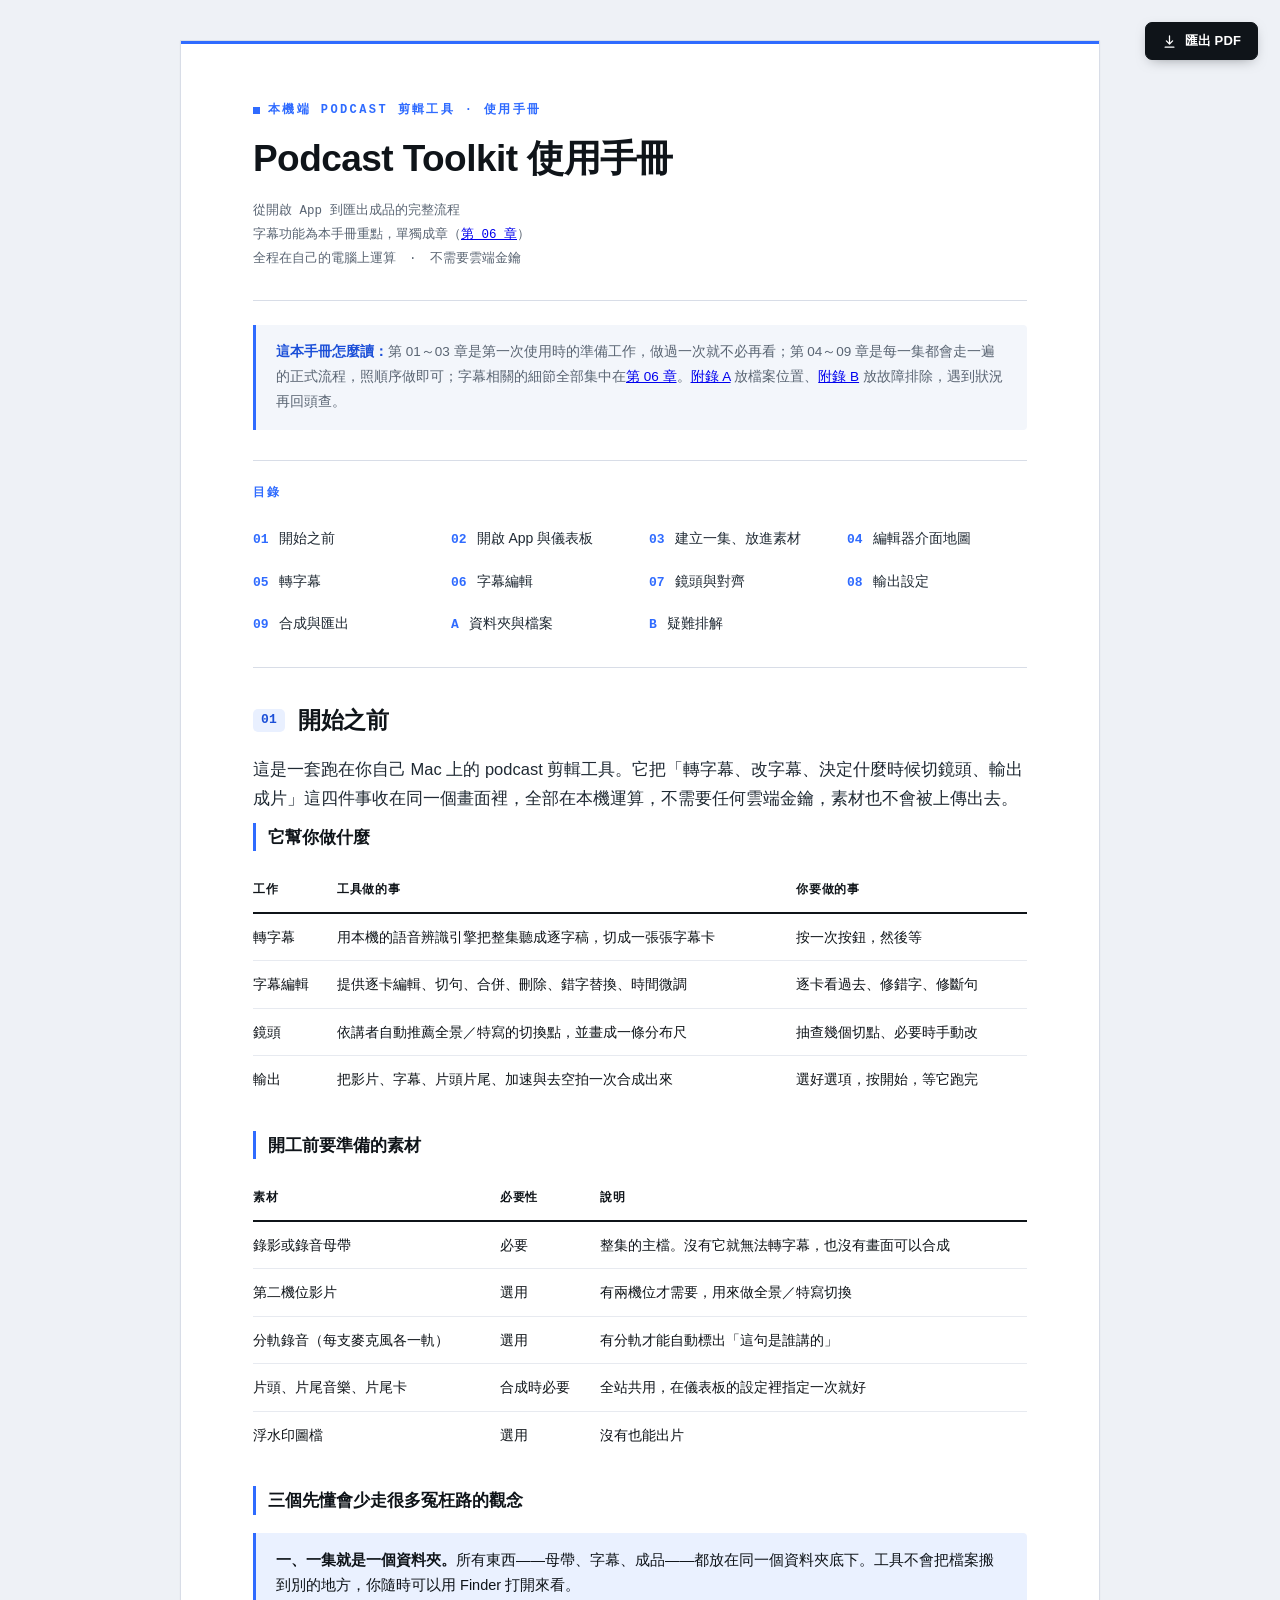
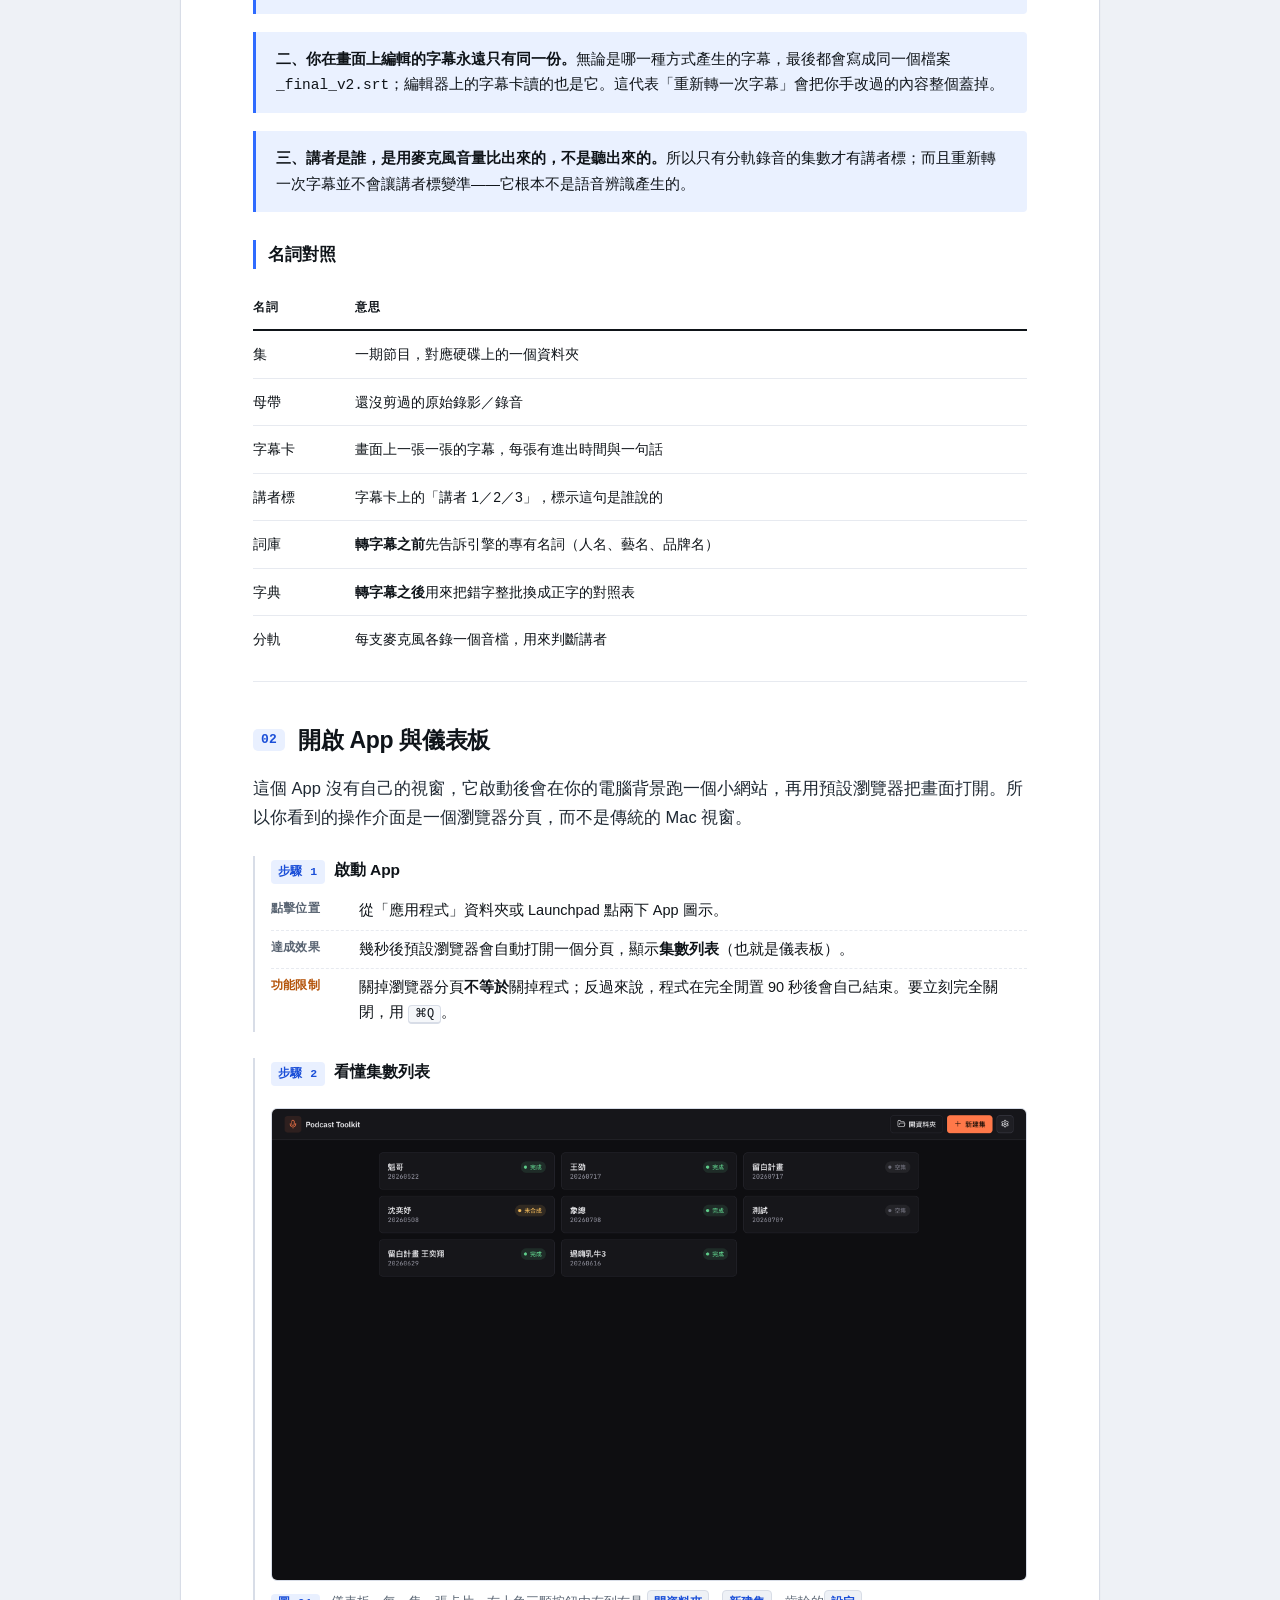
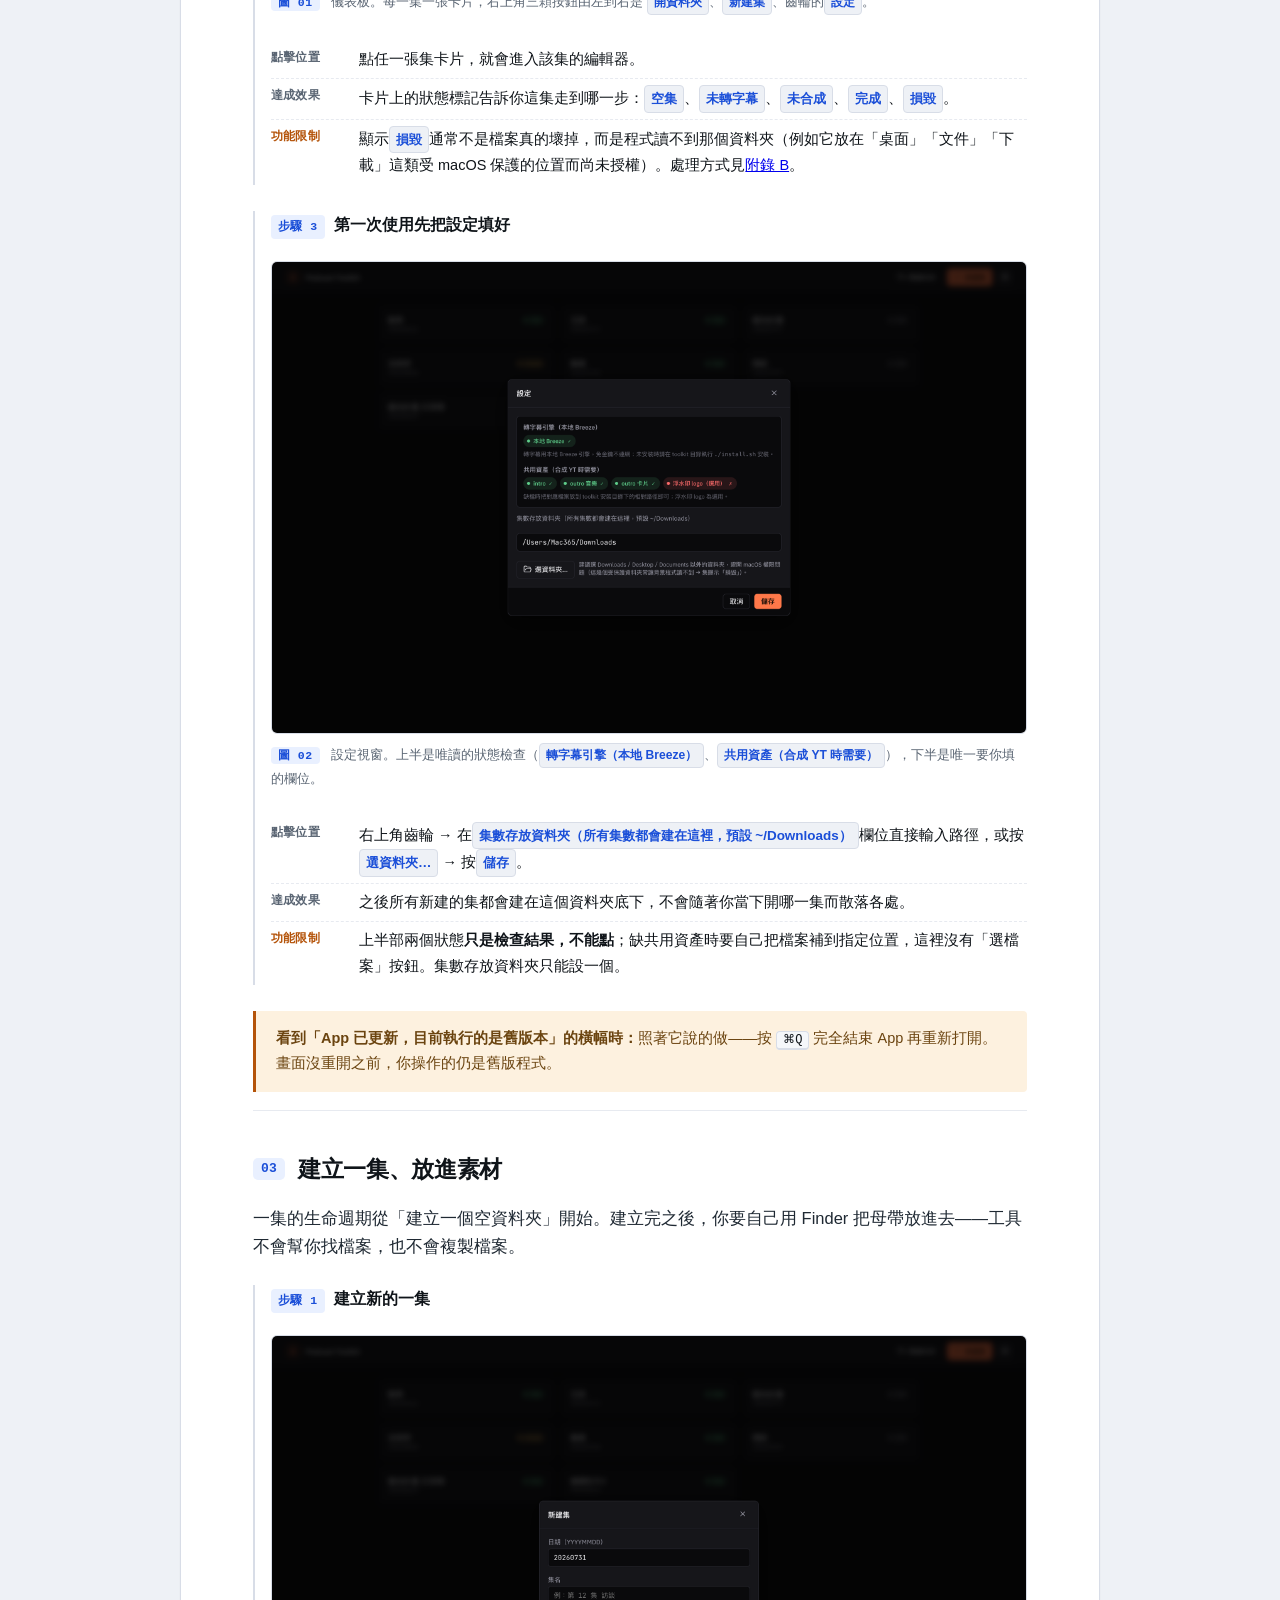
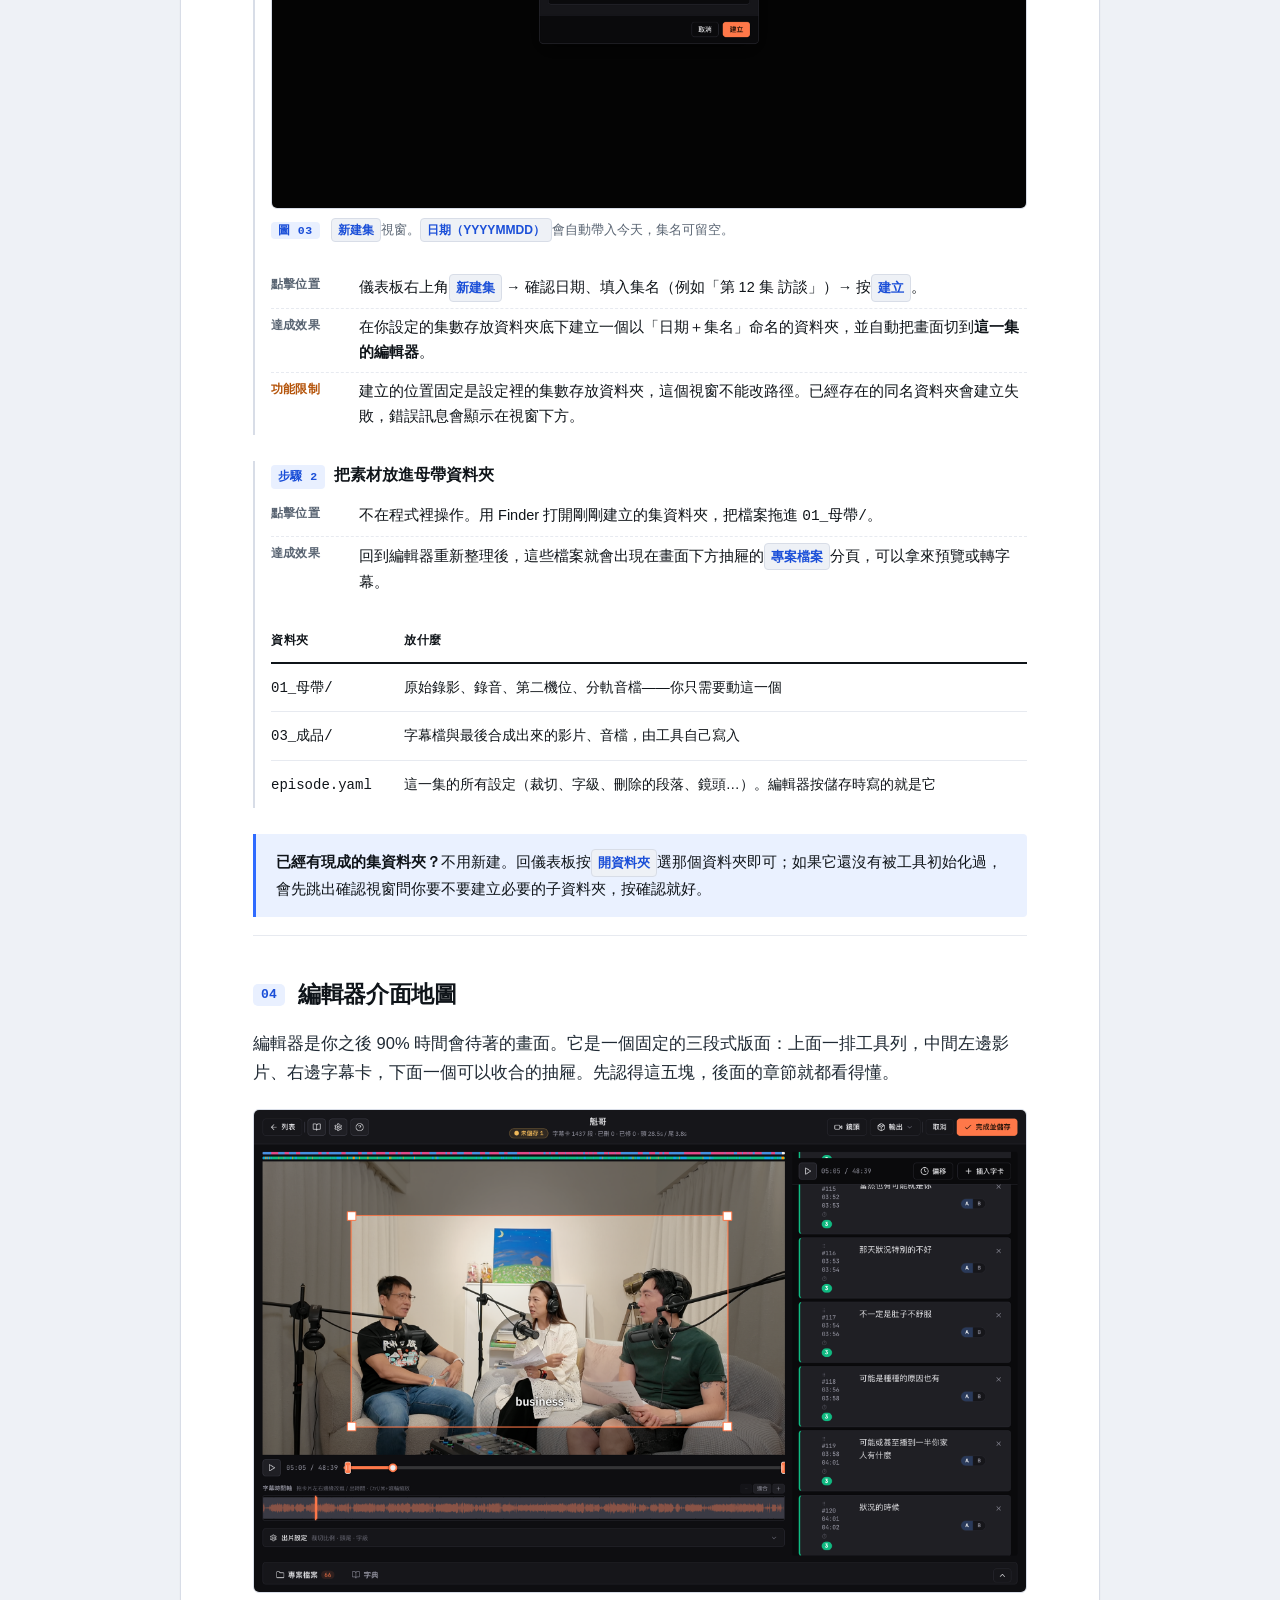
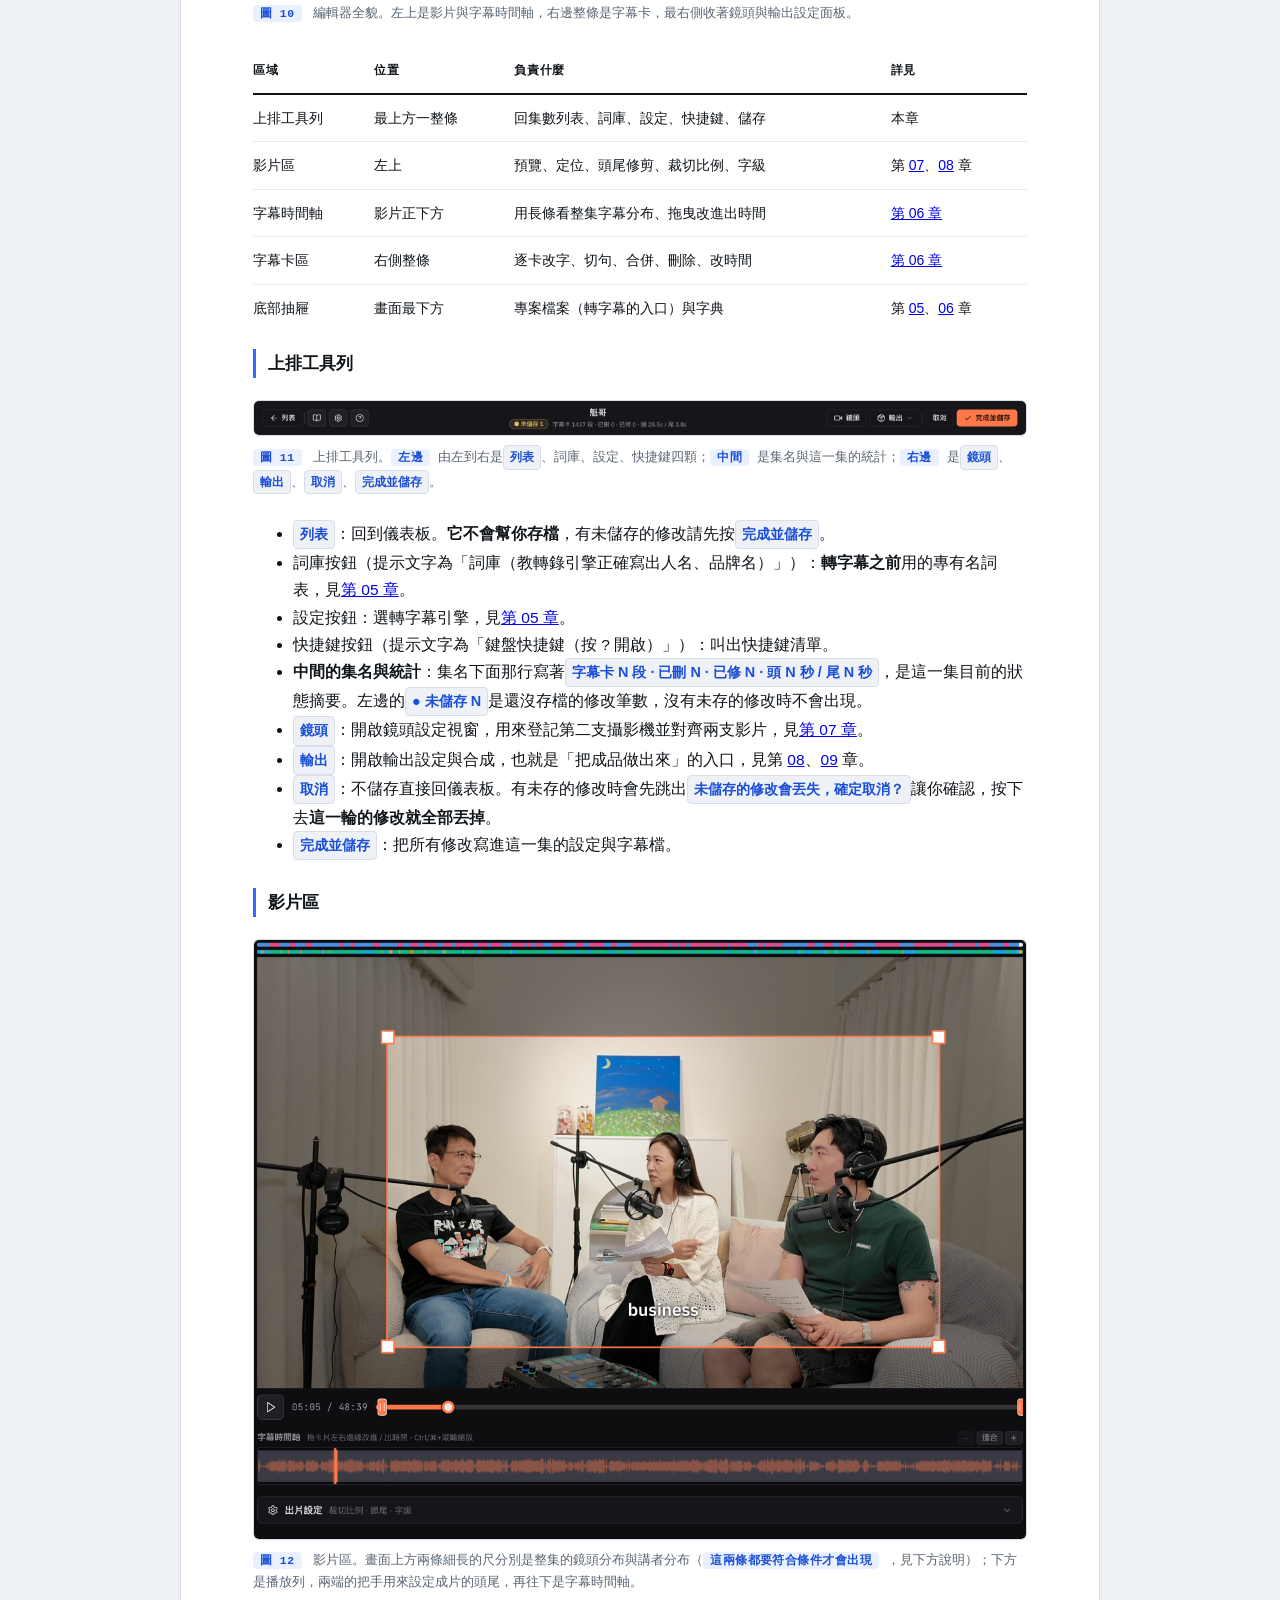
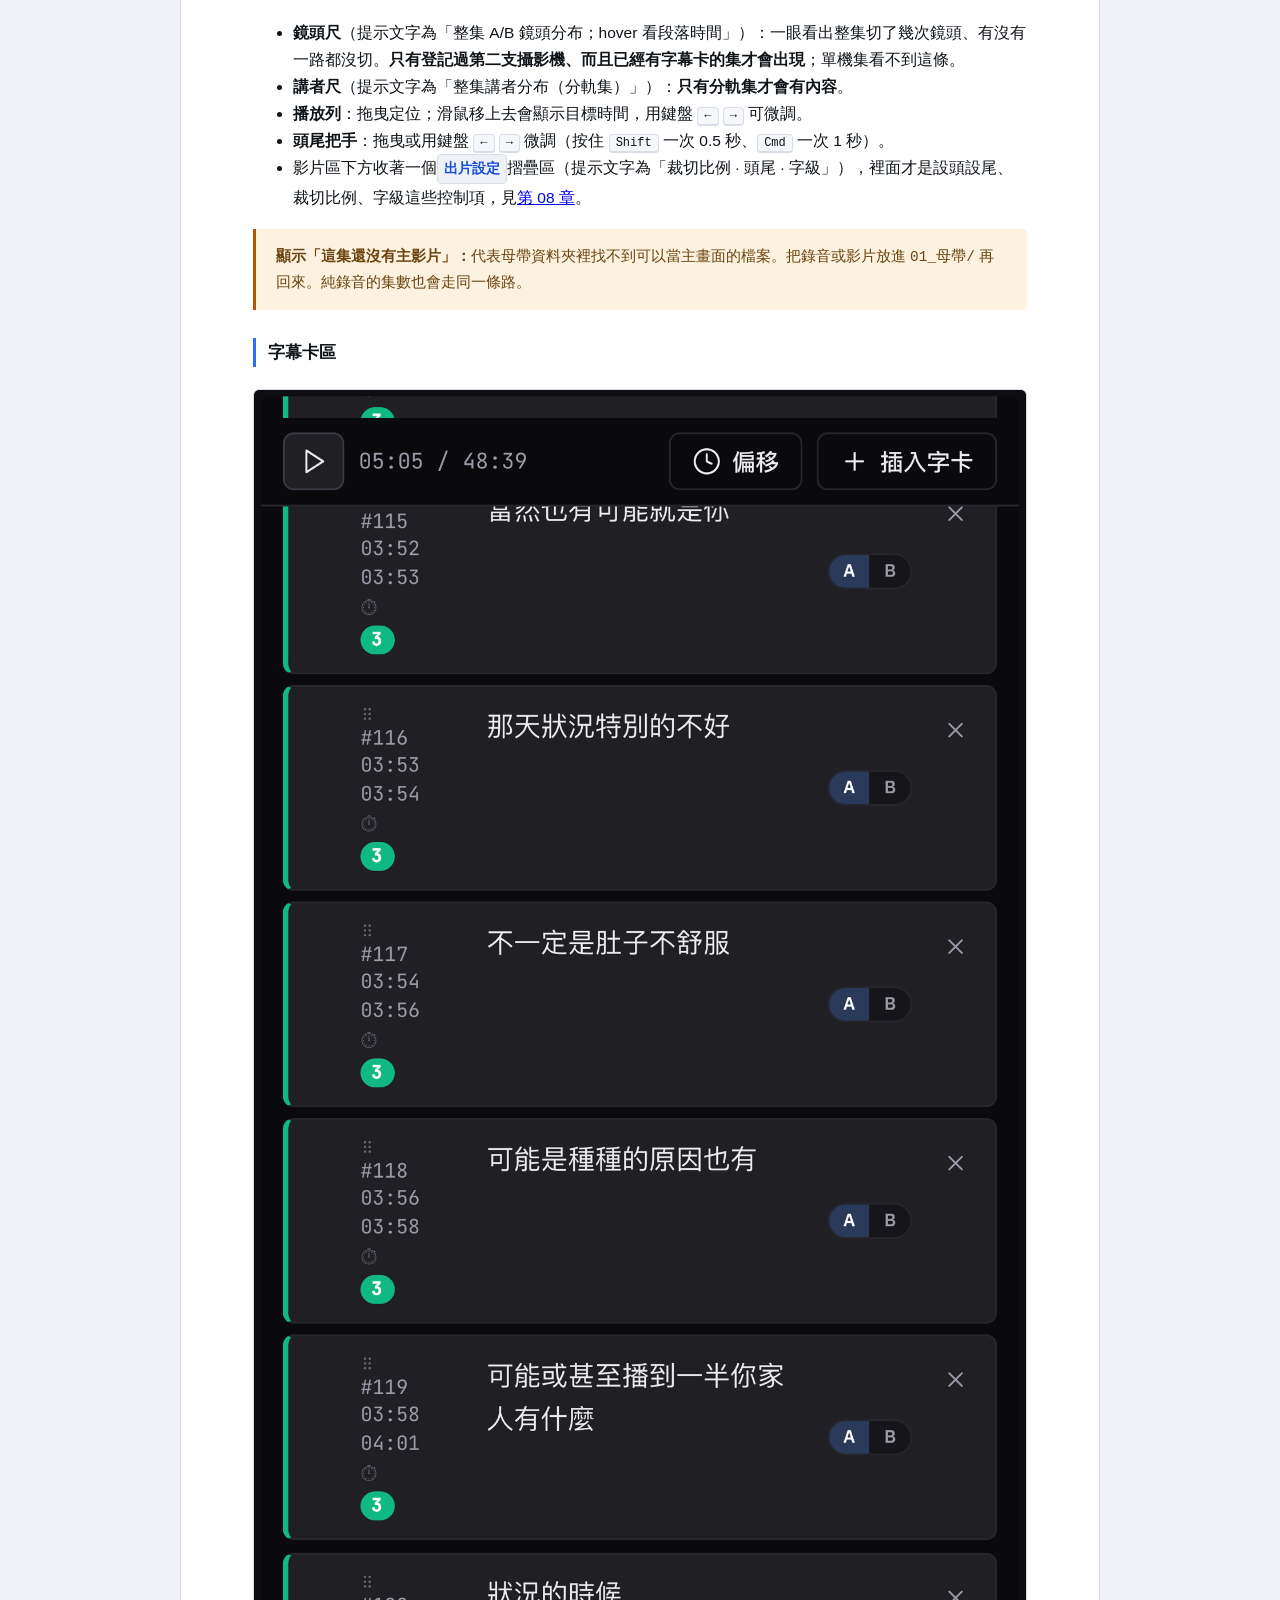
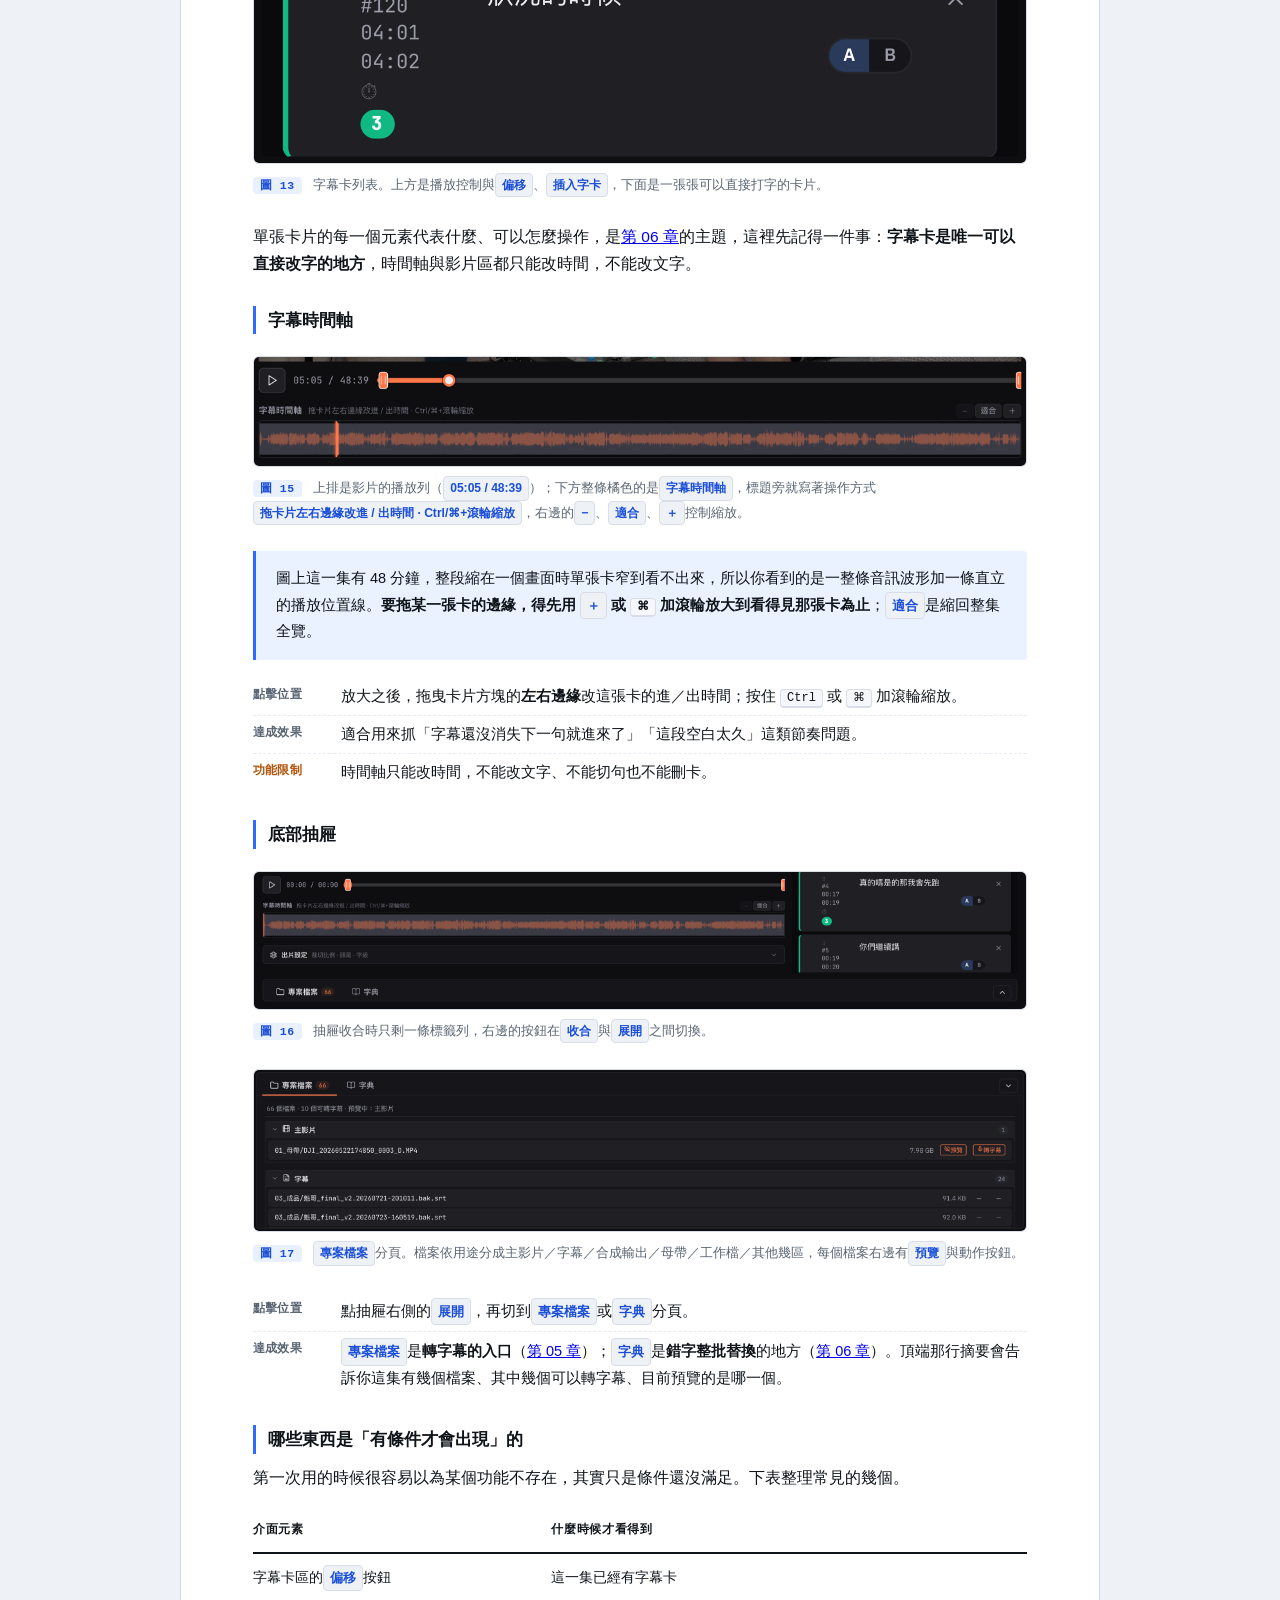
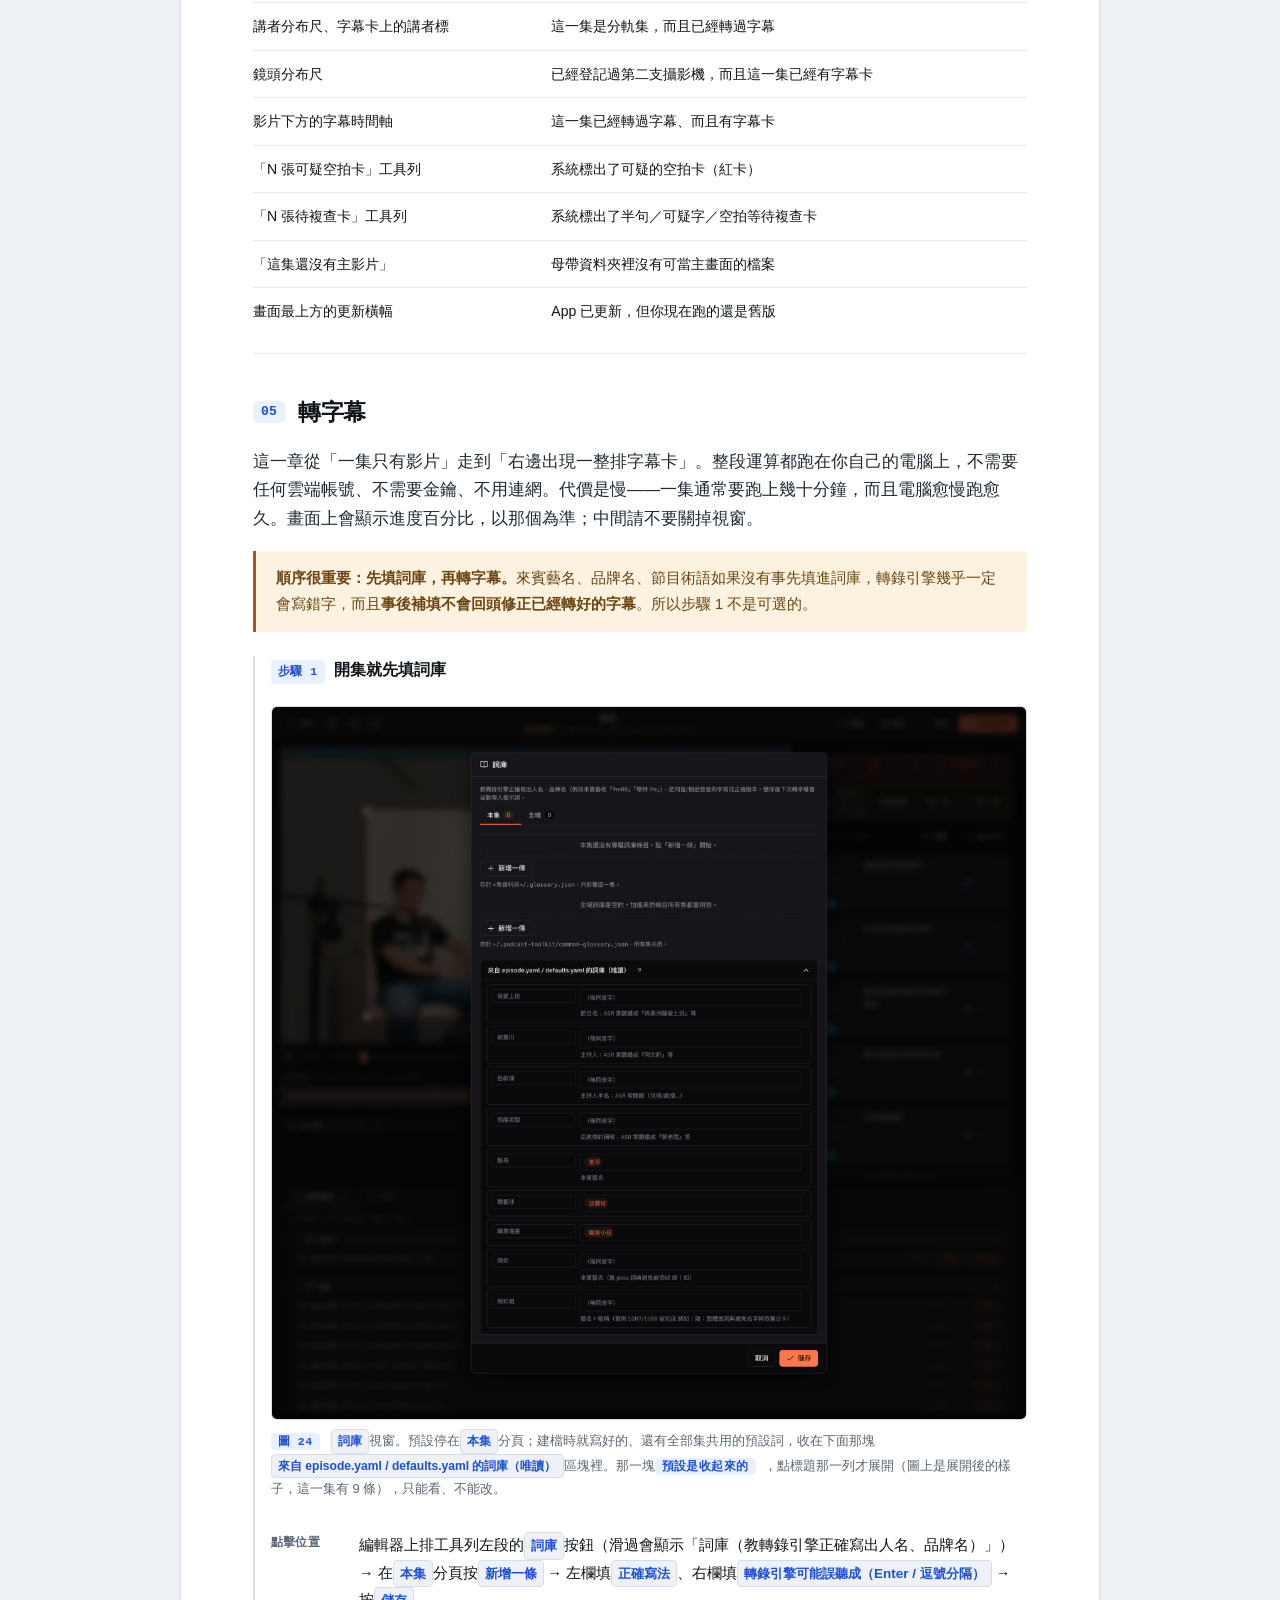
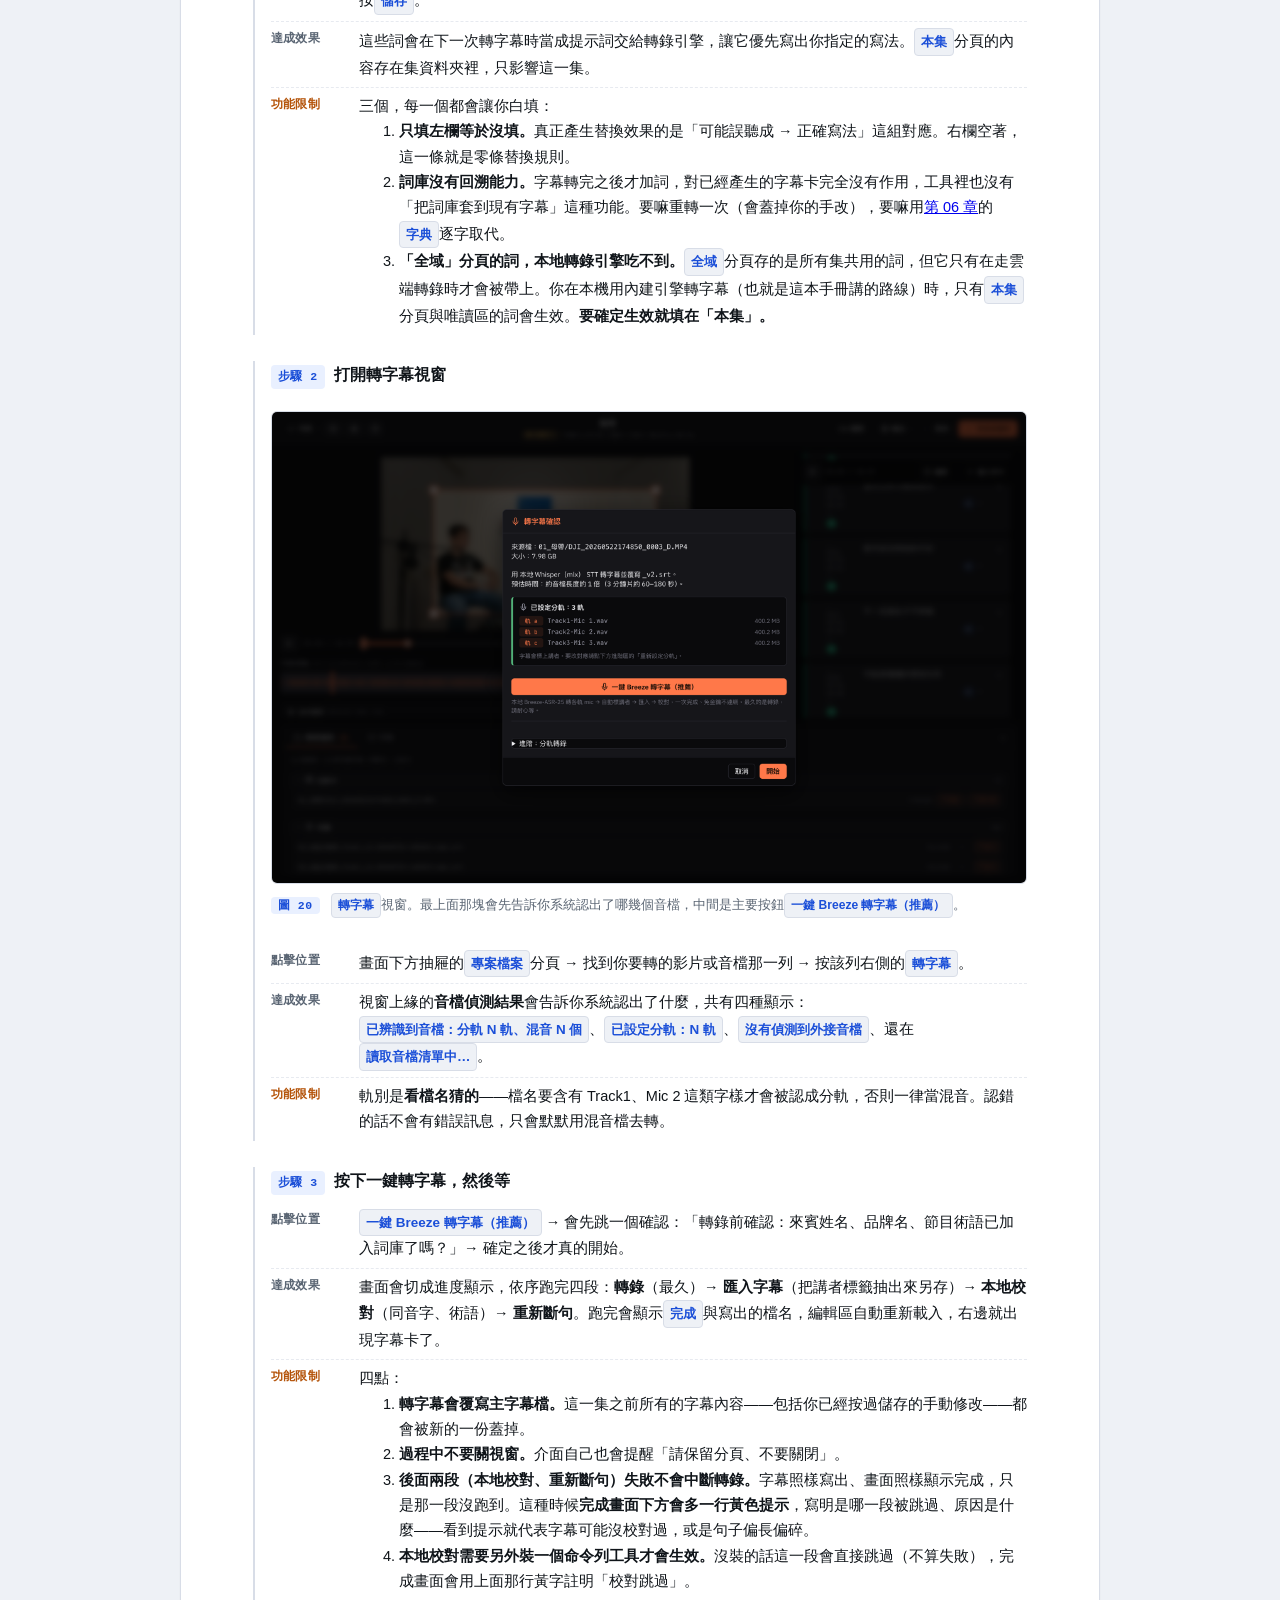
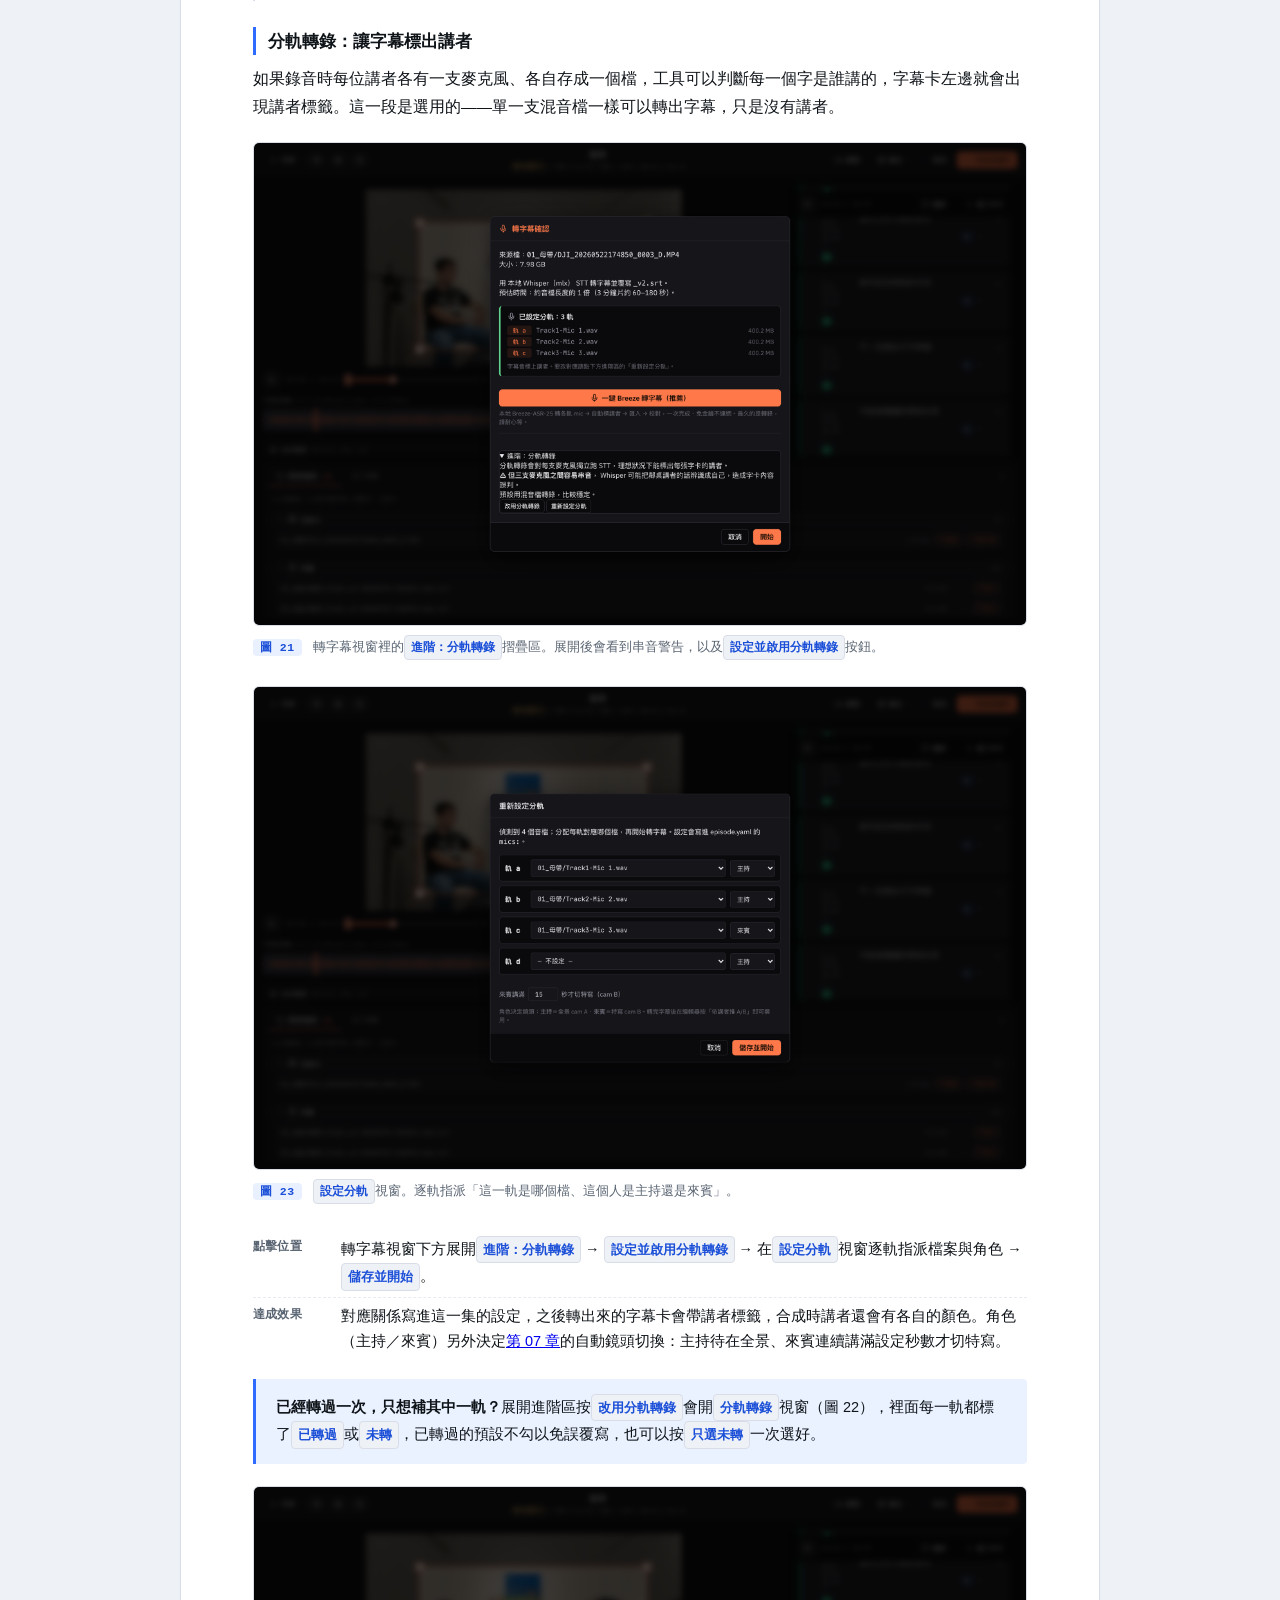
<file: docs/user-manual/index.html>
<!doctype html>
<html lang="zh-Hant">
  <head>
    <meta charset="utf-8" />
    <meta name="viewport" content="width=device-width, initial-scale=1" />
    <title>Podcast Toolkit 使用手冊</title>
    <style>
      :root {
        /* 介面底色與墨色（冷調、科技感） */
        --bg: #eef1f6;
        --paper: #ffffff;
        --ink: #0f1419;
        --ink-2: #1f2933;
        --sub: #5a6573;
        --faint: #98a2b3;
        --line: #e7eaf0;
        --line-2: #d8dde7;
        /* 招牌強調色：電光藍（單色、不用漸層） */
        --accent: #2f6bff;
        --accent-2: #1b4fd8;
        --accent-soft: #e9f0ff;
        /* 語意色（低彩度、扁平） */
        --blue: #2f6bff;
        --blue-bg: #eaf1ff;
        --amber: #b45309;
        --amber-bg: #fdf1df;
        --green: #0f9d6b;
        --green-bg: #e6f6ee;
        --indigo: #6366f1;
        /* 相容舊變數（內聯樣式仍引用） */
        --card: var(--paper);
        --canvas: var(--bg);
        /* 字體：本機無襯線＋等寬，無外部相依、無襯線 */
        --sans:
          "PingFang TC", "Helvetica Neue", "Segoe UI", "Noto Sans TC",
          "Microsoft JhengHei", -apple-system, BlinkMacSystemFont, sans-serif;
        --mono-font:
          "SFMono-Regular", ui-monospace, "JetBrains Mono", Menlo, Consolas,
          "Roboto Mono", monospace;
      }
      * {
        box-sizing: border-box;
      }
      html {
        scroll-behavior: smooth;
      }
      body {
        margin: 0;
        background: var(--bg);
        color: var(--ink);
        font-family: var(--sans);
        line-height: 1.75;
        -webkit-font-smoothing: antialiased;
        text-rendering: optimizeLegibility;
        font-size: 15.5px;
      }
      .wrap {
        max-width: 920px;
        margin: 40px auto;
        background: var(--paper);
        border: 1px solid var(--line-2);
        box-shadow: 0 1px 2px rgba(15, 20, 25, 0.04);
        padding: 0 72px 80px;
        position: relative;
        counter-reset: sec;
      }
      /* 頂部電光藍細線（載入時由左掃入） */
      .wrap::before {
        content: "";
        position: absolute;
        left: 0;
        right: 0;
        top: 0;
        height: 3px;
        background: var(--accent);
        transform-origin: left;
      }
      header.top {
        padding: 54px 0 28px;
        margin: 0;
        border-bottom: 1px solid var(--line-2);
      }
      header.top .eyebrow {
        display: inline-flex;
        align-items: center;
        gap: 8px;
        margin: 0 0 16px;
        font-family: var(--mono-font);
        font-size: 12px;
        letter-spacing: 0.2em;
        text-transform: uppercase;
        color: var(--accent);
        font-weight: 600;
      }
      header.top .eyebrow::before {
        content: "";
        width: 7px;
        height: 7px;
        background: var(--accent);
        display: inline-block;
      }
      header.top h1 {
        margin: 0 0 18px;
        font-family: var(--sans);
        font-weight: 800;
        font-size: 37px;
        line-height: 1.18;
        letter-spacing: -0.015em;
        color: var(--ink);
      }
      header.top .meta {
        font-family: var(--mono-font);
        font-size: 12.5px;
        color: var(--sub);
        line-height: 1.95;
      }
      header.top .meta code {
        font-family: var(--mono-font);
        color: var(--accent-2);
        background: var(--accent-soft);
        padding: 1px 6px;
        border-radius: 4px;
      }
      .pdf-btn {
        position: fixed;
        top: 22px;
        right: 22px;
        z-index: 50;
        display: inline-flex;
        align-items: center;
        gap: 8px;
        font-family: var(--sans);
        font-size: 13px;
        font-weight: 600;
        letter-spacing: 0.01em;
        color: #fff;
        background: var(--ink);
        border: 1px solid var(--ink);
        border-radius: 7px;
        padding: 9px 16px;
        cursor: pointer;
        box-shadow: 0 4px 14px -6px rgba(15, 20, 25, 0.5);
        transition:
          background 0.15s,
          border-color 0.15s,
          transform 0.15s;
      }
      .pdf-btn:hover {
        background: var(--accent);
        border-color: var(--accent);
        transform: translateY(-1px);
      }
      .pdf-btn:active {
        transform: translateY(0);
      }
      .pdf-btn svg {
        display: block;
      }
      .src-note {
        background: #f3f6fb;
        border-left: 3px solid var(--accent);
        border-radius: 0 4px 4px 0;
        padding: 15px 20px;
        margin: 24px 0 8px;
        font-size: 13.5px;
        line-height: 1.85;
        color: var(--sub);
      }
      .src-note b {
        color: var(--accent-2);
        font-weight: 700;
      }
      nav.toc {
        background: transparent;
        border-top: 1px solid var(--line-2);
        border-bottom: 1px solid var(--line-2);
        padding: 22px 0;
        margin: 30px 0 4px;
      }
      nav.toc strong {
        display: block;
        margin-bottom: 16px;
        color: var(--accent);
        font-family: var(--mono-font);
        font-size: 11.5px;
        letter-spacing: 0.2em;
        text-transform: uppercase;
      }
      nav.toc .toc-grid {
        display: grid;
        grid-template-columns: repeat(auto-fill, minmax(180px, 1fr));
        gap: 2px 18px;
      }
      nav.toc a {
        display: flex;
        align-items: baseline;
        gap: 10px;
        color: var(--ink-2);
        text-decoration: none;
        font-size: 14px;
        padding: 7px 0;
        border-bottom: 1px solid transparent;
        transition:
          color 0.15s,
          border-color 0.15s;
      }
      nav.toc a:hover {
        color: var(--accent);
        border-bottom-color: var(--accent);
      }
      nav.toc a .n {
        flex: none;
        font-family: var(--mono-font);
        font-size: 13px;
        font-weight: 700;
        color: var(--accent);
        font-variant-numeric: tabular-nums;
      }
      section {
        counter-increment: sec;
        background: transparent;
        border: none;
        border-top: 1px solid var(--line);
        border-radius: 0;
        padding: 44px 0 0;
        margin: 0;
      }
      section:first-of-type {
        border-top: none;
        padding-top: 34px;
      }
      h2 {
        display: flex;
        align-items: center;
        gap: 13px;
        font-family: var(--sans);
        font-weight: 800;
        font-size: 23px;
        line-height: 1.25;
        letter-spacing: -0.015em;
        margin: 0 0 20px;
        padding-bottom: 0;
        border-bottom: none;
        color: var(--ink);
      }
      h2::before {
        content: counter(sec, decimal-leading-zero);
        font-family: var(--mono-font);
        font-size: 13px;
        font-weight: 700;
        color: var(--accent-2);
        background: var(--accent-soft);
        padding: 3px 8px;
        border-radius: 5px;
        letter-spacing: 0.02em;
        font-variant-numeric: tabular-nums;
      }
      h2 .tag {
        margin-left: auto;
        align-self: center;
        font-family: var(--mono-font);
        font-size: 11px;
        letter-spacing: 0.08em;
        text-transform: uppercase;
        color: var(--sub);
        font-weight: 600;
        white-space: nowrap;
      }
      h2 .tag::before {
        content: "";
        display: inline-block;
        width: 6px;
        height: 6px;
        margin-right: 7px;
        background: var(--accent);
        vertical-align: middle;
      }
      h3 {
        font-family: var(--sans);
        font-weight: 700;
        font-size: 16.5px;
        margin: 28px 0 10px;
        padding-left: 12px;
        border-left: 3px solid var(--accent);
        color: var(--ink);
      }
      h3:first-of-type {
        margin-top: 8px;
      }
      p {
        margin: 10px 0;
      }
      .lead {
        font-size: 16.5px;
        color: var(--ink-2);
      }
      #conclusion .lead {
        background: var(--accent-soft);
        border-left: 3px solid var(--accent);
        border-radius: 0 5px 5px 0;
        padding: 16px 20px;
        color: var(--ink-2);
      }
      .callout {
        background: #f5f7fa;
        border-left: 3px solid var(--faint);
        border-radius: 0 4px 4px 0;
        padding: 15px 20px;
        margin: 18px 0;
        font-size: 14.5px;
      }
      .callout.blue {
        background: var(--blue-bg);
        border-left-color: var(--blue);
      }
      .callout.amber {
        background: var(--amber-bg);
        border-left-color: var(--amber);
        color: #6b4410;
      }
      .callout.green {
        background: var(--green-bg);
        border-left-color: var(--green);
      }
      .callout b {
        color: inherit;
      }
      table {
        width: 100%;
        border-collapse: collapse;
        margin: 18px 0;
        font-size: 14px;
      }
      th,
      td {
        padding: 11px 16px 11px 0;
        border: none;
        border-bottom: 1px solid var(--line);
        text-align: left;
        vertical-align: top;
      }
      thead th {
        font-family: var(--mono-font);
        color: var(--ink);
        font-weight: 700;
        font-size: 11.5px;
        letter-spacing: 0.06em;
        text-transform: uppercase;
        white-space: nowrap;
        border-bottom: 2px solid var(--ink);
      }
      tbody tr:last-child td {
        border-bottom: none;
      }
      tbody tr:hover {
        background: #f5f8ff;
      }
      td.num {
        width: 30px;
        text-align: left;
        font-family: var(--mono-font);
        font-weight: 700;
        color: var(--accent);
        font-variant-numeric: tabular-nums;
      }
      td.cjk {
        width: 54px;
        text-align: left;
        font-family: var(--mono-font);
        color: #0e7490;
        font-weight: 700;
        font-variant-numeric: tabular-nums;
      }
      .formula {
        display: inline-block;
        font-family: var(--mono-font);
        font-size: 11.5px;
        padding: 2px 8px;
        border-radius: 4px;
        background: #eef1f6;
        color: var(--accent-2);
        white-space: nowrap;
      }
      .pin {
        display: inline-block;
        font-family: var(--mono-font);
        font-size: 11.5px;
        padding: 2px 8px;
        border-radius: 4px;
        background: var(--accent-soft);
        color: var(--accent-2);
        border: 1px solid #cddcff;
        font-weight: 600;
      }
      .dash {
        color: var(--faint);
      }
      .quote {
        font-family: var(--sans);
        font-size: 14.5px;
        background: #f5f7fa;
        border-left: 2px solid var(--accent);
        padding: 10px 0 10px 16px;
        margin: 10px 0;
        color: var(--ink-2);
      }
      .grp-badge {
        font-family: var(--mono-font);
        font-size: 11px;
        letter-spacing: 0.03em;
        color: #fff;
        border-radius: 4px;
        padding: 3px 9px;
        font-weight: 700;
        white-space: nowrap;
      }
      .gA {
        background: var(--blue);
      }
      .gB {
        background: var(--indigo);
      }
      .gC {
        background: var(--green);
      }
      .gE {
        background: var(--amber);
      }
      ul.check {
        list-style: none;
        padding: 0;
        margin: 10px 0;
      }
      ul.check li {
        padding: 9px 0 9px 28px;
        position: relative;
        border-bottom: 1px solid var(--line);
        font-size: 14.5px;
      }
      ul.check li:last-child {
        border-bottom: none;
      }
      ul.check li::before {
        content: "✓";
        position: absolute;
        left: 0;
        top: 9px;
        color: var(--accent);
        font-size: 14px;
        font-weight: 700;
        line-height: 1.5;
      }
      .setting-list {
        margin: 10px 0;
        padding-left: 0;
        list-style: none;
      }
      .setting-list li {
        padding: 9px 0;
        border-bottom: 1px solid var(--line);
        font-size: 14.5px;
      }
      .setting-list li:last-child {
        border-bottom: none;
      }
      .setting-list b {
        color: var(--ink);
      }
      footer {
        text-align: left;
        font-family: var(--mono-font);
        color: var(--sub);
        font-size: 11.5px;
        letter-spacing: 0.02em;
        margin-top: 48px;
        padding-top: 22px;
        border-top: 2px solid var(--ink);
        line-height: 1.9;
      }
      footer code {
        color: var(--accent-2);
      }
      /* 心智圖：架構樹（左→右分支，純 CSS、可列印） */
      .mm {
        margin: 14px 0 8px;
        overflow-x: auto;
      }
      .mm ul {
        list-style: none;
        margin: 0;
        padding-left: 30px;
        position: relative;
      }
      .mm > ul.mm-root {
        padding-left: 0;
      }
      .mm li {
        position: relative;
        padding: 5px 0;
      }
      /* 垂直主幹：連到下一個兄弟節點 */
      .mm ul li::before {
        content: "";
        position: absolute;
        left: -16px;
        top: 0;
        width: 2px;
        height: 100%;
        background: #d3d9e4;
      }
      .mm ul li:last-child::before {
        height: 22px;
      }
      /* 水平分枝：連到節點 */
      .mm ul li::after {
        content: "";
        position: absolute;
        left: -16px;
        top: 22px;
        width: 16px;
        height: 2px;
        background: #d3d9e4;
      }
      /* 根層不畫連接線 */
      .mm > ul.mm-root > li::before,
      .mm > ul.mm-root > li::after {
        display: none;
      }
      .mm .node {
        display: inline-block;
        background: var(--paper);
        border: 1px solid var(--line-2);
        border-radius: 6px;
        padding: 7px 12px;
        font-size: 13.5px;
        line-height: 1.5;
        vertical-align: top;
      }
      .mm .node b {
        font-family: var(--sans);
        font-weight: 700;
        color: var(--ink);
      }
      .mm .node .kw {
        color: var(--ink);
        font-weight: 600;
      }
      .mm .node .meta {
        font-family: var(--mono-font);
        color: var(--sub);
        font-size: 11.5px;
      }
      .mm .node.root {
        background: var(--ink);
        border-color: var(--ink);
        color: #fff;
        font-family: var(--sans);
        font-weight: 700;
        font-size: 14px;
      }
      .mm .node.cA {
        border-left: 4px solid var(--blue);
      }
      .mm .node.cB {
        border-left: 4px solid var(--indigo);
      }
      .mm .node.cE {
        border-left: 4px dashed var(--amber);
        background: var(--amber-bg);
      }
      .mm .node.leaf {
        background: #f5f7fa;
      }
      /* 載入動效：僅螢幕、尊重 reduce-motion；列印不套用 */
      @media screen and (prefers-reduced-motion: no-preference) {
        .wrap::before {
          animation: barIn 0.6s ease-out both;
        }
        header.top {
          animation: riseIn 0.5s ease-out both;
        }
        section {
          animation: riseIn 0.55s ease-out both;
        }
        section:nth-of-type(2) {
          animation-delay: 0.05s;
        }
        section:nth-of-type(3) {
          animation-delay: 0.1s;
        }
        section:nth-of-type(4) {
          animation-delay: 0.15s;
        }
        section:nth-of-type(5) {
          animation-delay: 0.2s;
        }
        section:nth-of-type(6) {
          animation-delay: 0.25s;
        }
      }
      @keyframes riseIn {
        from {
          opacity: 0;
          transform: translateY(12px);
        }
        to {
          opacity: 1;
          transform: none;
        }
      }
      @keyframes barIn {
        from {
          transform: scaleX(0);
        }
        to {
          transform: scaleX(1);
        }
      }
      /* 列印頁碼：Chrome 的 printToPDF 會渲染 @page 的 margin box。
         陷阱一：這裡絕對不要加 margin —— 一加就會覆蓋 CDP 的頁邊距、整份重排（40 頁變 42 頁）。
                 頁邊距一律交給 printToPDF 的參數決定。
         陷阱二：封面（第 1 頁）不印頁碼，用 @page :first 關掉。 */
      @page {
        @bottom-center {
          content: counter(page) " / " counter(pages);
          font-family: "PingFang TC", sans-serif;
          font-size: 9pt;
          color: #6b7280;
        }
      }
      @page :first {
        @bottom-center {
          content: none;
        }
      }
      @media print {
        .no-print {
          display: none !important;
        }
        body {
          background: #fff;
          background-image: none;
          font-size: 11.5pt;
        }
        .wrap {
          max-width: 100%;
          margin: 0;
          padding: 0;
          border: none;
          box-shadow: none;
        }
        .wrap::before {
          display: none;
        }
        /* 目錄要印出來：固定兩欄、不要被分頁切開 */
        nav.toc {
          break-inside: avoid;
          border-color: #999;
          margin: 22px 0 0;
        }
        nav.toc .toc-grid {
          grid-template-columns: repeat(2, 1fr);
        }
        nav.toc a {
          padding: 4px 0;
        }
        section {
          border-top: 1px solid #ccc;
          padding-top: 22px;
        }
        section:first-of-type {
          border-top: none;
        }
        h2,
        h3 {
          break-after: avoid;
        }
        table,
        .callout,
        .mm {
          break-inside: avoid;
        }
        header.top {
          border-bottom: 2px solid #000;
          padding-top: 0;
        }
        a {
          color: inherit;
        }
        .mm {
          overflow: visible;
        }
      }
      @media (max-width: 680px) {
        .wrap {
          max-width: 100%;
          margin: 0;
          padding: 0 22px 60px;
          border: none;
        }
        header.top h1 {
          font-size: 27px;
        }
        h2 {
          font-size: 21px;
        }
        nav.toc .toc-grid {
          grid-template-columns: 1fr 1fr;
        }
        th,
        td {
          padding: 9px 8px 9px 0;
          font-size: 13px;
        }
        .pdf-btn {
          top: auto;
          bottom: 16px;
          right: 16px;
        }
      }
    </style>
    <style>
      /* ===== 手冊專用補充樣式（不改動上方報告模板的既有規則） ===== */

      /* 高風險警語用的紅框（模板只有藍／琥珀／綠） */
      .callout.red {
        background: #fdeeed;
        border-left-color: #c0392b;
        color: #7d221a;
      }
      .callout.red b {
        color: #8f2016;
      }

      /* 截圖：retina 圖一律縮到欄寬，加細框與圖說 */
      figure.shot {
        margin: 22px 0 26px;
      }
      figure.shot img {
        display: block;
        width: 100%;
        max-width: 100%;
        height: auto;
        border: 1px solid var(--line-2);
        border-radius: 6px;
      }
      figure.shot figcaption {
        margin-top: 9px;
        font-size: 13px;
        line-height: 1.7;
        color: var(--sub);
      }
      figure.shot figcaption b {
        font-family: var(--mono-font);
        font-size: 11.5px;
        letter-spacing: 0.04em;
        color: var(--accent-2);
        background: var(--accent-soft);
        padding: 2px 7px;
        border-radius: 4px;
        margin-right: 8px;
      }

      /* 操作步驟：標題 + 四要素清單 */
      .step {
        margin: 24px 0 26px;
        padding-left: 16px;
        border-left: 2px solid var(--line-2);
      }
      .step > h4 {
        font-family: var(--sans);
        font-size: 15.5px;
        font-weight: 700;
        margin: 0 0 6px;
        color: var(--ink);
      }
      .step > h4 .no {
        display: inline-block;
        font-family: var(--mono-font);
        font-size: 11.5px;
        font-weight: 700;
        color: var(--accent-2);
        background: var(--accent-soft);
        padding: 2px 7px;
        border-radius: 4px;
        margin-right: 9px;
        letter-spacing: 0.04em;
      }
      ul.four {
        list-style: none;
        padding-left: 0;
        margin: 8px 0 0;
      }
      ul.four > li {
        position: relative;
        padding: 6px 0 6px 88px;
        font-size: 14.5px;
        line-height: 1.75;
        border-bottom: 1px dashed var(--line);
      }
      ul.four > li:last-child {
        border-bottom: none;
      }
      ul.four > li > b.k {
        position: absolute;
        left: 0;
        top: 6px;
        width: 76px;
        font-size: 12px;
        font-weight: 700;
        letter-spacing: 0.02em;
        color: var(--sub);
      }
      ul.four > li.lim > b.k {
        color: var(--amber);
      }

      /* 介面文字：照抄自程式介面的按鈕／欄位名稱 */
      .ui {
        display: inline-block;
        padding: 1px 6px;
        border-radius: 4px;
        background: #eef1f6;
        border: 1px solid var(--line-2);
        color: var(--accent-2);
        font-size: 0.93em;
        font-weight: 600;
        white-space: nowrap;
      }
      kbd {
        font-family: var(--mono-font);
        font-size: 12px;
        background: #f5f7fa;
        border: 1px solid var(--line-2);
        border-bottom-width: 2px;
        border-radius: 4px;
        padding: 1px 6px;
        color: var(--ink);
      }

      /* 附錄：不吃 section 的自動編號，改用 data-apx 的 A／B */
      section.apx {
        counter-increment: none;
      }
      section.apx h2::before {
        content: attr(data-apx);
      }

      @media print {
        figure.shot img {
          border-color: #ccc;
        }
        figure.shot,
        .step {
          break-inside: avoid;
        }
      }
    </style>
  </head>
  <body>
    <!-- ===== 匯出 PDF 按鈕（固定右上；列印時自動隱藏） ===== -->
    <button
      class="pdf-btn no-print"
      onclick="window.print()"
      title="匯出 PDF（列印 → 另存為 PDF）"
      aria-label="匯出 PDF"
    >
      <svg
        width="15"
        height="15"
        viewBox="0 0 24 24"
        fill="none"
        stroke="currentColor"
        stroke-width="2"
        stroke-linecap="round"
        stroke-linejoin="round"
        aria-hidden="true"
      >
        <path d="M12 3v12" />
        <path d="M7 11l5 5 5-5" />
        <path d="M5 21h14" />
      </svg>
      匯出 PDF
    </button>

    <div class="wrap">
      <header class="top">
        <p class="eyebrow">本機端 Podcast 剪輯工具 · 使用手冊</p>
        <h1>Podcast Toolkit 使用手冊</h1>
        <div class="meta">
          從開啟 App 到匯出成品的完整流程<br />
          字幕功能為本手冊重點，單獨成章（<a href="#ch06">第 06 章</a>）<br />
          全程在自己的電腦上運算　·　不需要雲端金鑰
        </div>
      </header>

      <div class="src-note">
        <b>這本手冊怎麼讀：</b>第 01～03
        章是第一次使用時的準備工作，做過一次就不必再看；第 04～09
        章是每一集都會走一遍的正式流程，照順序做即可；字幕相關的細節全部集中在<a
          href="#ch06"
          >第 06 章</a
        >。<a href="#apx-a">附錄 A</a> 放檔案位置、<a href="#apx-b">附錄 B</a>
        放故障排除，遇到狀況再回頭查。
      </div>

      <nav class="toc">
        <strong>目錄</strong>
        <div class="toc-grid">
          <a href="#ch01"><span class="n">01</span>開始之前</a>
          <a href="#ch02"><span class="n">02</span>開啟 App 與儀表板</a>
          <a href="#ch03"><span class="n">03</span>建立一集、放進素材</a>
          <a href="#ch04"><span class="n">04</span>編輯器介面地圖</a>
          <a href="#ch05"><span class="n">05</span>轉字幕</a>
          <a href="#ch06"><span class="n">06</span>字幕編輯</a>
          <a href="#ch07"><span class="n">07</span>鏡頭與對齊</a>
          <a href="#ch08"><span class="n">08</span>輸出設定</a>
          <a href="#ch09"><span class="n">09</span>合成與匯出</a>
          <a href="#apx-a"><span class="n">A</span>資料夾與檔案</a>
          <a href="#apx-b"><span class="n">B</span>疑難排解</a>
        </div>
      </nav>
      <!-- ================= 01 開始之前 ================= -->
      <section id="ch01">
        <h2>開始之前</h2>

        <p class="lead">
          這是一套跑在你自己 Mac 上的 podcast
          剪輯工具。它把「轉字幕、改字幕、決定什麼時候切鏡頭、輸出成片」這四件事收在同一個畫面裡，全部在本機運算，不需要任何雲端金鑰，素材也不會被上傳出去。
        </p>

        <h3>它幫你做什麼</h3>
        <table>
          <thead>
            <tr>
              <th>工作</th>
              <th>工具做的事</th>
              <th>你要做的事</th>
            </tr>
          </thead>
          <tbody>
            <tr>
              <td>轉字幕</td>
              <td>用本機的語音辨識引擎把整集聽成逐字稿，切成一張張字幕卡</td>
              <td>按一次按鈕，然後等</td>
            </tr>
            <tr>
              <td>字幕編輯</td>
              <td>提供逐卡編輯、切句、合併、刪除、錯字替換、時間微調</td>
              <td>逐卡看過去、修錯字、修斷句</td>
            </tr>
            <tr>
              <td>鏡頭</td>
              <td>依講者自動推薦全景／特寫的切換點，並畫成一條分布尺</td>
              <td>抽查幾個切點、必要時手動改</td>
            </tr>
            <tr>
              <td>輸出</td>
              <td>把影片、字幕、片頭片尾、加速與去空拍一次合成出來</td>
              <td>選好選項，按開始，等它跑完</td>
            </tr>
          </tbody>
        </table>

        <h3>開工前要準備的素材</h3>
        <table>
          <thead>
            <tr>
              <th>素材</th>
              <th>必要性</th>
              <th>說明</th>
            </tr>
          </thead>
          <tbody>
            <tr>
              <td>錄影或錄音母帶</td>
              <td>必要</td>
              <td>整集的主檔。沒有它就無法轉字幕，也沒有畫面可以合成</td>
            </tr>
            <tr>
              <td>第二機位影片</td>
              <td>選用</td>
              <td>有兩機位才需要，用來做全景／特寫切換</td>
            </tr>
            <tr>
              <td>分軌錄音（每支麥克風各一軌）</td>
              <td>選用</td>
              <td>有分軌才能自動標出「這句是誰講的」</td>
            </tr>
            <tr>
              <td>片頭、片尾音樂、片尾卡</td>
              <td>合成時必要</td>
              <td>全站共用，在儀表板的設定裡指定一次就好</td>
            </tr>
            <tr>
              <td>浮水印圖檔</td>
              <td>選用</td>
              <td>沒有也能出片</td>
            </tr>
          </tbody>
        </table>

        <h3>三個先懂會少走很多冤枉路的觀念</h3>
        <div class="callout blue">
          <b>一、一集就是一個資料夾。</b
          >所有東西——母帶、字幕、成品——都放在同一個資料夾底下。工具不會把檔案搬到別的地方，你隨時可以用
          Finder 打開來看。
        </div>
        <div class="callout blue">
          <b>二、你在畫面上編輯的字幕永遠只有同一份。</b
          >無論是哪一種方式產生的字幕，最後都會寫成同一個檔案
          <code>_final_v2.srt</code
          >；編輯器上的字幕卡讀的也是它。這代表「重新轉一次字幕」會把你手改過的內容整個蓋掉。
        </div>
        <div class="callout blue">
          <b>三、講者是誰，是用麥克風音量比出來的，不是聽出來的。</b
          >所以只有分軌錄音的集數才有講者標；而且重新轉一次字幕並不會讓講者標變準——它根本不是語音辨識產生的。
        </div>

        <h3>名詞對照</h3>
        <table>
          <thead>
            <tr>
              <th>名詞</th>
              <th>意思</th>
            </tr>
          </thead>
          <tbody>
            <tr>
              <td>集</td>
              <td>一期節目，對應硬碟上的一個資料夾</td>
            </tr>
            <tr>
              <td>母帶</td>
              <td>還沒剪過的原始錄影／錄音</td>
            </tr>
            <tr>
              <td>字幕卡</td>
              <td>畫面上一張一張的字幕，每張有進出時間與一句話</td>
            </tr>
            <tr>
              <td>講者標</td>
              <td>字幕卡上的「講者 1／2／3」，標示這句是誰說的</td>
            </tr>
            <tr>
              <td>詞庫</td>
              <td>
                <b>轉字幕之前</b>先告訴引擎的專有名詞（人名、藝名、品牌名）
              </td>
            </tr>
            <tr>
              <td>字典</td>
              <td><b>轉字幕之後</b>用來把錯字整批換成正字的對照表</td>
            </tr>
            <tr>
              <td>分軌</td>
              <td>每支麥克風各錄一個音檔，用來判斷講者</td>
            </tr>
          </tbody>
        </table>
      </section>

      <!-- ================= 02 開啟 App 與儀表板 ================= -->
      <section id="ch02">
        <h2>開啟 App 與儀表板</h2>

        <p class="lead">
          這個 App
          沒有自己的視窗，它啟動後會在你的電腦背景跑一個小網站，再用預設瀏覽器把畫面打開。所以你看到的操作介面是一個瀏覽器分頁，而不是傳統的
          Mac 視窗。
        </p>

        <div class="step">
          <h4><span class="no">步驟 1</span>啟動 App</h4>
          <ul class="four">
            <li>
              <b class="k">點擊位置</b>從「應用程式」資料夾或 Launchpad 點兩下
              App 圖示。
            </li>
            <li>
              <b class="k">達成效果</b
              >幾秒後預設瀏覽器會自動打開一個分頁，顯示<b>集數列表</b>（也就是儀表板）。
            </li>
            <li class="lim">
              <b class="k">功能限制</b
              >關掉瀏覽器分頁<b>不等於</b>關掉程式；反過來說，程式在完全閒置 90
              秒後會自己結束。要立刻完全關閉，用 <kbd>⌘Q</kbd>。
            </li>
          </ul>
        </div>

        <div class="step">
          <h4><span class="no">步驟 2</span>看懂集數列表</h4>
          <figure class="shot">
            <img
              src="images/01-dashboard.png"
              alt="集數列表：每一集一張卡片，顯示日期、集名與狀態標記"
            />
            <figcaption>
              <b>圖 01</b>
              儀表板。每一集一張卡片，右上角三顆按鈕由左到右是
              <span class="ui">開資料夾</span>、<span class="ui">新建集</span
              >、齒輪的<span class="ui">設定</span>。
            </figcaption>
          </figure>
          <ul class="four">
            <li>
              <b class="k">點擊位置</b>點任一張集卡片，就會進入該集的編輯器。
            </li>
            <li>
              <b class="k">達成效果</b
              >卡片上的狀態標記告訴你這集走到哪一步：<span class="ui">空集</span
              >、<span class="ui">未轉字幕</span>、<span class="ui">未合成</span
              >、<span class="ui">完成</span>、<span class="ui">損毀</span>。
            </li>
            <li class="lim">
              <b class="k">功能限制</b>顯示<span class="ui">損毀</span
              >通常不是檔案真的壞掉，而是程式讀不到那個資料夾（例如它放在「桌面」「文件」「下載」這類受
              macOS 保護的位置而尚未授權）。處理方式見<a href="#apx-b">附錄 B</a
              >。
            </li>
          </ul>
        </div>

        <div class="step">
          <h4><span class="no">步驟 3</span>第一次使用先把設定填好</h4>
          <figure class="shot">
            <img
              src="images/02-dashboard-settings.png"
              alt="儀表板設定視窗：轉字幕引擎狀態、共用資產狀態、集數存放資料夾"
            />
            <figcaption>
              <b>圖 02</b> 設定視窗。上半是唯讀的狀態檢查（<span class="ui"
                >轉字幕引擎（本地 Breeze）</span
              >、<span class="ui">共用資產（合成 YT 時需要）</span
              >），下半是唯一要你填的欄位。
            </figcaption>
          </figure>
          <ul class="four">
            <li>
              <b class="k">點擊位置</b>右上角齒輪 → 在<span class="ui"
                >集數存放資料夾（所有集數都會建在這裡，預設 ~/Downloads）</span
              >欄位直接輸入路徑，或按<span class="ui">選資料夾…</span> → 按<span
                class="ui"
                >儲存</span
              >。
            </li>
            <li>
              <b class="k">達成效果</b
              >之後所有新建的集都會建在這個資料夾底下，不會隨著你當下開哪一集而散落各處。
            </li>
            <li class="lim">
              <b class="k">功能限制</b
              >上半部兩個狀態<b>只是檢查結果，不能點</b>；缺共用資產時要自己把檔案補到指定位置，這裡沒有「選檔案」按鈕。集數存放資料夾只能設一個。
            </li>
          </ul>
        </div>

        <div class="callout amber">
          <b>看到「App 已更新，目前執行的是舊版本」的橫幅時：</b
          >照著它說的做——按 <kbd>⌘Q</kbd> 完全結束 App
          再重新打開。畫面沒重開之前，你操作的仍是舊版程式。
        </div>
      </section>

      <!-- ================= 03 建立一集、放進素材 ================= -->
      <section id="ch03">
        <h2>建立一集、放進素材</h2>

        <p class="lead">
          一集的生命週期從「建立一個空資料夾」開始。建立完之後，你要自己用
          Finder 把母帶放進去——工具不會幫你找檔案，也不會複製檔案。
        </p>

        <div class="step">
          <h4><span class="no">步驟 1</span>建立新的一集</h4>
          <figure class="shot">
            <img
              src="images/03-dashboard-new-episode.png"
              alt="新建集視窗：日期欄位已自動填入今天，下方是集名欄位"
            />
            <figcaption>
              <b>圖 03</b> <span class="ui">新建集</span>視窗。<span class="ui"
                >日期（YYYYMMDD）</span
              >會自動帶入今天，集名可留空。
            </figcaption>
          </figure>
          <ul class="four">
            <li>
              <b class="k">點擊位置</b>儀表板右上角<span class="ui"
                >新建集</span
              >
              → 確認日期、填入集名（例如「第 12 集 訪談」）→ 按<span class="ui"
                >建立</span
              >。
            </li>
            <li>
              <b class="k">達成效果</b
              >在你設定的集數存放資料夾底下建立一個以「日期＋集名」命名的資料夾，並自動把畫面切到<b>這一集的編輯器</b>。
            </li>
            <li class="lim">
              <b class="k">功能限制</b
              >建立的位置固定是設定裡的集數存放資料夾，這個視窗不能改路徑。已經存在的同名資料夾會建立失敗，錯誤訊息會顯示在視窗下方。
            </li>
          </ul>
        </div>

        <div class="step">
          <h4><span class="no">步驟 2</span>把素材放進母帶資料夾</h4>
          <ul class="four">
            <li>
              <b class="k">點擊位置</b>不在程式裡操作。用 Finder
              打開剛剛建立的集資料夾，把檔案拖進 <code>01_母帶/</code>。
            </li>
            <li>
              <b class="k">達成效果</b
              >回到編輯器重新整理後，這些檔案就會出現在畫面下方抽屜的<span
                class="ui"
                >專案檔案</span
              >分頁，可以拿來預覽或轉字幕。
            </li>
          </ul>
          <table>
            <thead>
              <tr>
                <th>資料夾</th>
                <th>放什麼</th>
              </tr>
            </thead>
            <tbody>
              <tr>
                <td><code>01_母帶/</code></td>
                <td>原始錄影、錄音、第二機位、分軌音檔——你只需要動這一個</td>
              </tr>
              <tr>
                <td><code>03_成品/</code></td>
                <td>字幕檔與最後合成出來的影片、音檔，由工具自己寫入</td>
              </tr>
              <tr>
                <td><code>episode.yaml</code></td>
                <td>
                  這一集的所有設定（裁切、字級、刪除的段落、鏡頭…）。編輯器按儲存時寫的就是它
                </td>
              </tr>
            </tbody>
          </table>
        </div>

        <div class="callout blue">
          <b>已經有現成的集資料夾？</b>不用新建。回儀表板按<span class="ui"
            >開資料夾</span
          >選那個資料夾即可；如果它還沒有被工具初始化過，會先跳出確認視窗問你要不要建立必要的子資料夾，按確認就好。
        </div>
      </section>

      <!-- ================= 04 編輯器介面地圖 ================= -->
      <section id="ch04">
        <h2>編輯器介面地圖</h2>

        <p class="lead">
          編輯器是你之後 90%
          時間會待著的畫面。它是一個固定的三段式版面：上面一排工具列，中間左邊影片、右邊字幕卡，下面一個可以收合的抽屜。先認得這五塊，後面的章節就都看得懂。
        </p>

        <figure class="shot">
          <img
            src="images/10-editor-full.png"
            alt="編輯器完整畫面：上排工具列、左側影片與時間軸、右側字幕卡列表、右上鏡頭與輸出面板"
          />
          <figcaption>
            <b>圖 10</b>
            編輯器全貌。左上是影片與字幕時間軸，右邊整條是字幕卡，最右側收著鏡頭與輸出設定面板。
          </figcaption>
        </figure>

        <table>
          <thead>
            <tr>
              <th>區域</th>
              <th>位置</th>
              <th>負責什麼</th>
              <th>詳見</th>
            </tr>
          </thead>
          <tbody>
            <tr>
              <td>上排工具列</td>
              <td>最上方一整條</td>
              <td>回集數列表、詞庫、設定、快捷鍵、儲存</td>
              <td>本章</td>
            </tr>
            <tr>
              <td>影片區</td>
              <td>左上</td>
              <td>預覽、定位、頭尾修剪、裁切比例、字級</td>
              <td>第 <a href="#ch07">07</a>、<a href="#ch08">08</a> 章</td>
            </tr>
            <tr>
              <td>字幕時間軸</td>
              <td>影片正下方</td>
              <td>用長條看整集字幕分布、拖曳改進出時間</td>
              <td><a href="#ch06">第 06 章</a></td>
            </tr>
            <tr>
              <td>字幕卡區</td>
              <td>右側整條</td>
              <td>逐卡改字、切句、合併、刪除、改時間</td>
              <td><a href="#ch06">第 06 章</a></td>
            </tr>
            <tr>
              <td>底部抽屜</td>
              <td>畫面最下方</td>
              <td>專案檔案（轉字幕的入口）與字典</td>
              <td>第 <a href="#ch05">05</a>、<a href="#ch06">06</a> 章</td>
            </tr>
          </tbody>
        </table>

        <h3>上排工具列</h3>
        <figure class="shot">
          <img
            src="images/11-editor-topbar.png"
            alt="編輯器上排工具列：左側列表按鈕與集名，右側詞庫、設定、快捷鍵、取消、完成並儲存"
          />
          <figcaption>
            <b>圖 11</b> 上排工具列。<b>左邊</b>由左到右是<span class="ui"
              >列表</span
            >、詞庫、設定、快捷鍵四顆；<b>中間</b>是集名與這一集的統計；<b>右邊</b>是<span
              class="ui"
              >鏡頭</span
            >、<span class="ui">輸出</span>、<span class="ui">取消</span>、<span
              class="ui"
              >完成並儲存</span
            >。
          </figcaption>
        </figure>
        <ul>
          <li>
            <span class="ui">列表</span
            >：回到儀表板。<b>它不會幫你存檔</b>，有未儲存的修改請先按<span
              class="ui"
              >完成並儲存</span
            >。
          </li>
          <li>
            詞庫按鈕（提示文字為「詞庫（教轉錄引擎正確寫出人名、品牌名）」）：<b>轉字幕之前</b>用的專有名詞表，見<a
              href="#ch05"
              >第 05 章</a
            >。
          </li>
          <li>設定按鈕：選轉字幕引擎，見<a href="#ch05">第 05 章</a>。</li>
          <li>
            快捷鍵按鈕（提示文字為「鍵盤快捷鍵（按 ?
            開啟）」）：叫出快捷鍵清單。
          </li>
          <li>
            <b>中間的集名與統計</b>：集名下面那行寫著<span class="ui"
              >字幕卡 N 段 · 已刪 N · 已修 N · 頭 N 秒 / 尾 N 秒</span
            >，是這一集目前的狀態摘要。左邊的<span class="ui">● 未儲存 N</span
            >是還沒存檔的修改筆數，沒有未存的修改時不會出現。
          </li>
          <li>
            <span class="ui">鏡頭</span
            >：開啟鏡頭設定視窗，用來登記第二支攝影機並對齊兩支影片，見<a
              href="#ch07"
              >第 07 章</a
            >。
          </li>
          <li>
            <span class="ui">輸出</span
            >：開啟輸出設定與合成，也就是「把成品做出來」的入口，見第
            <a href="#ch08">08</a>、<a href="#ch09">09</a> 章。
          </li>
          <li>
            <span class="ui">取消</span
            >：不儲存直接回儀表板。有未存的修改時會先跳出<span class="ui"
              >未儲存的修改會丟失，確定取消？</span
            >讓你確認，按下去<b>這一輪的修改就全部丟掉</b>。
          </li>
          <li>
            <span class="ui">完成並儲存</span
            >：把所有修改寫進這一集的設定與字幕檔。
          </li>
        </ul>

        <h3>影片區</h3>
        <figure class="shot">
          <img
            src="images/12-video-pane.png"
            alt="影片預覽區：上方兩條分布尺、中間畫面、下方播放列與頭尾把手"
          />
          <figcaption>
            <b>圖 12</b>
            影片區。畫面上方兩條細長的尺分別是整集的鏡頭分布與講者分布（<b>這兩條都要符合條件才會出現</b>，見下方說明）；下方是播放列，兩端的把手用來設定成片的頭尾，再往下是字幕時間軸。
          </figcaption>
        </figure>
        <ul>
          <li>
            <b>鏡頭尺</b>（提示文字為「整集 A/B 鏡頭分布；hover
            看段落時間」）：一眼看出整集切了幾次鏡頭、有沒有一路都沒切。<b>只有登記過第二支攝影機、而且已經有字幕卡的集才會出現</b>；單機集看不到這條。
          </li>
          <li>
            <b>講者尺</b
            >（提示文字為「整集講者分布（分軌集）」）：<b>只有分軌集才會有內容</b>。
          </li>
          <li>
            <b>播放列</b>：拖曳定位；滑鼠移上去會顯示目標時間，用鍵盤
            <kbd>←</kbd> <kbd>→</kbd> 可微調。
          </li>
          <li>
            <b>頭尾把手</b>：拖曳或用鍵盤 <kbd>←</kbd> <kbd>→</kbd> 微調（按住
            <kbd>Shift</kbd> 一次 0.5 秒、<kbd>Cmd</kbd> 一次 1 秒）。
          </li>
          <li>
            影片區下方收著一個<span class="ui">出片設定</span
            >摺疊區（提示文字為「裁切比例 · 頭尾 ·
            字級」），裡面才是設頭設尾、裁切比例、字級這些控制項，見<a
              href="#ch08"
              >第 08 章</a
            >。
          </li>
        </ul>
        <div class="callout amber">
          <b>顯示「這集還沒有主影片」：</b
          >代表母帶資料夾裡找不到可以當主畫面的檔案。把錄音或影片放進
          <code>01_母帶/</code> 再回來。純錄音的集數也會走同一條路。
        </div>

        <h3>字幕卡區</h3>
        <figure class="shot">
          <img
            src="images/13-cards-pane.png"
            alt="右側字幕卡列表：每張卡有卡號、時間、講者標、文字與鏡頭標記"
          />
          <figcaption>
            <b>圖 13</b>
            字幕卡列表。上方是播放控制與<span class="ui">偏移</span>、<span
              class="ui"
              >插入字卡</span
            >，下面是一張張可以直接打字的卡片。
          </figcaption>
        </figure>
        <p>
          單張卡片的每一個元素代表什麼、可以怎麼操作，是<a href="#ch06"
            >第 06 章</a
          >的主題，這裡先記得一件事：<b>字幕卡是唯一可以直接改字的地方</b>，時間軸與影片區都只能改時間，不能改文字。
        </p>

        <h3>字幕時間軸</h3>
        <figure class="shot">
          <img
            src="images/15-timeline.png"
            alt="字幕時間軸：上方是影片播放列，下方是整條橘色音訊波形與一條播放位置直線，右上有縮放按鈕"
          />
          <figcaption>
            <b>圖 15</b> 上排是影片的播放列（<span class="ui"
              >05:05 / 48:39</span
            >）；下方整條橘色的是<span class="ui">字幕時間軸</span
            >，標題旁就寫著操作方式<span class="ui"
              >拖卡片左右邊緣改進 / 出時間 · Ctrl/⌘+滾輪縮放</span
            >，右邊的<span class="ui">−</span>、<span class="ui">適合</span
            >、<span class="ui">＋</span>控制縮放。
          </figcaption>
        </figure>
        <div class="callout blue">
          圖上這一集有 48
          分鐘，整段縮在一個畫面時單張卡窄到看不出來，所以你看到的是一整條音訊波形加一條直立的播放位置線。<b
            >要拖某一張卡的邊緣，得先用 <span class="ui">＋</span> 或
            <kbd>⌘</kbd> 加滾輪放大到看得見那張卡為止</b
          >；<span class="ui">適合</span>是縮回整集全覽。
        </div>
        <ul class="four">
          <li>
            <b class="k">點擊位置</b
            >放大之後，拖曳卡片方塊的<b>左右邊緣</b>改這張卡的進／出時間；按住
            <kbd>Ctrl</kbd> 或 <kbd>⌘</kbd>
            加滾輪縮放。
          </li>
          <li>
            <b class="k">達成效果</b
            >適合用來抓「字幕還沒消失下一句就進來了」「這段空白太久」這類節奏問題。
          </li>
          <li class="lim">
            <b class="k">功能限制</b
            >時間軸只能改時間，不能改文字、不能切句也不能刪卡。
          </li>
        </ul>

        <h3>底部抽屜</h3>
        <figure class="shot">
          <img
            src="images/16-drawer-collapsed.png"
            alt="收合狀態的底部抽屜，只看得到分頁標籤與展開按鈕"
          />
          <figcaption>
            <b>圖 16</b>
            抽屜收合時只剩一條標籤列，右邊的按鈕在<span class="ui">收合</span
            >與<span class="ui">展開</span>之間切換。
          </figcaption>
        </figure>
        <figure class="shot">
          <img
            src="images/17-drawer-files.png"
            alt="展開的專案檔案分頁：依主影片、字幕、合成輸出、母帶等分區列出檔案"
          />
          <figcaption>
            <b>圖 17</b>
            <span class="ui">專案檔案</span
            >分頁。檔案依用途分成主影片／字幕／合成輸出／母帶／工作檔／其他幾區，每個檔案右邊有<span
              class="ui"
              >預覽</span
            >與動作按鈕。
          </figcaption>
        </figure>
        <ul class="four">
          <li>
            <b class="k">點擊位置</b>點抽屜右側的<span class="ui">展開</span
            >，再切到<span class="ui">專案檔案</span>或<span class="ui"
              >字典</span
            >分頁。
          </li>
          <li>
            <b class="k">達成效果</b
            ><span class="ui">專案檔案</span>是<b>轉字幕的入口</b>（<a
              href="#ch05"
              >第 05 章</a
            >）；<span class="ui">字典</span>是<b>錯字整批替換</b>的地方（<a
              href="#ch06"
              >第 06 章</a
            >）。頂端那行摘要會告訴你這集有幾個檔案、其中幾個可以轉字幕、目前預覽的是哪一個。
          </li>
        </ul>

        <h3>哪些東西是「有條件才會出現」的</h3>
        <p>
          第一次用的時候很容易以為某個功能不存在，其實只是條件還沒滿足。下表整理常見的幾個。
        </p>
        <table>
          <thead>
            <tr>
              <th>介面元素</th>
              <th>什麼時候才看得到</th>
            </tr>
          </thead>
          <tbody>
            <tr>
              <td>字幕卡區的<span class="ui">偏移</span>按鈕</td>
              <td>這一集已經有字幕卡</td>
            </tr>
            <tr>
              <td>講者分布尺、字幕卡上的講者標</td>
              <td>這一集是分軌集，而且已經轉過字幕</td>
            </tr>
            <tr>
              <td>鏡頭分布尺</td>
              <td>已經登記過第二支攝影機，而且這一集已經有字幕卡</td>
            </tr>
            <tr>
              <td>影片下方的字幕時間軸</td>
              <td>這一集已經轉過字幕、而且有字幕卡</td>
            </tr>
            <tr>
              <td>「N 張可疑空拍卡」工具列</td>
              <td>系統標出了可疑的空拍卡（紅卡）</td>
            </tr>
            <tr>
              <td>「N 張待複查卡」工具列</td>
              <td>系統標出了半句／可疑字／空拍等待複查卡</td>
            </tr>
            <tr>
              <td>「這集還沒有主影片」</td>
              <td>母帶資料夾裡沒有可當主畫面的檔案</td>
            </tr>
            <tr>
              <td>畫面最上方的更新橫幅</td>
              <td>App 已更新，但你現在跑的還是舊版</td>
            </tr>
          </tbody>
        </table>
      </section>

      <!-- ================= 05 轉字幕 ================= -->
      <section id="ch05">
        <h2>轉字幕</h2>

        <p class="lead">
          這一章從「一集只有影片」走到「右邊出現一整排字幕卡」。整段運算都跑在你自己的電腦上，不需要任何雲端帳號、不需要金鑰、不用連網。代價是慢——一集通常要跑上幾十分鐘，而且電腦愈慢跑愈久。畫面上會顯示進度百分比，以那個為準；中間請不要關掉視窗。
        </p>

        <div class="callout amber">
          <b>順序很重要：先填詞庫，再轉字幕。</b
          >來賓藝名、品牌名、節目術語如果沒有事先填進詞庫，轉錄引擎幾乎一定會寫錯字，而且<b>事後補填不會回頭修正已經轉好的字幕</b>。所以步驟
          1 不是可選的。
        </div>

        <div class="step">
          <h4><span class="no">步驟 1</span>開集就先填詞庫</h4>
          <figure class="shot">
            <img
              src="images/24-glossary-modal.png"
              alt="詞庫視窗：上方有本集與全域兩個分頁，下方是一塊改不動的唯讀詞庫區"
            />
            <figcaption>
              <b>圖 24</b> <span class="ui">詞庫</span>視窗。預設停在<span
                class="ui"
                >本集</span
              >分頁；建檔時就寫好的、還有全部集共用的預設詞，收在下面那塊<span
                class="ui"
                >來自 episode.yaml / defaults.yaml 的詞庫（唯讀）</span
              >區塊裡。那一塊<b>預設是收起來的</b>，點標題那一列才展開（圖上是展開後的樣子，這一集有
              9 條），只能看、不能改。
            </figcaption>
          </figure>
          <ul class="four">
            <li>
              <b class="k">點擊位置</b>編輯器上排工具列左段的<span class="ui"
                >詞庫</span
              >按鈕（滑過會顯示「詞庫（教轉錄引擎正確寫出人名、品牌名）」）→
              在<span class="ui">本集</span>分頁按<span class="ui"
                >新增一條</span
              >
              → 左欄填<span class="ui">正確寫法</span>、右欄填<span class="ui"
                >轉錄引擎可能誤聽成（Enter / 逗號分隔）</span
              >
              → 按<span class="ui">儲存</span>。
            </li>
            <li>
              <b class="k">達成效果</b
              >這些詞會在下一次轉字幕時當成提示詞交給轉錄引擎，讓它優先寫出你指定的寫法。<span
                class="ui"
                >本集</span
              >分頁的內容存在集資料夾裡，只影響這一集。
            </li>
            <li class="lim">
              <b class="k">功能限制</b>三個，每一個都會讓你白填：
              <ol>
                <li>
                  <b>只填左欄等於沒填。</b>真正產生替換效果的是「可能誤聽成 →
                  正確寫法」這組對應。右欄空著，這一條就是零條替換規則。
                </li>
                <li>
                  <b>詞庫沒有回溯能力。</b
                  >字幕轉完之後才加詞，對已經產生的字幕卡完全沒有作用，工具裡也沒有「把詞庫套到現有字幕」這種功能。要嘛重轉一次（會蓋掉你的手改），要嘛用<a
                    href="#ch06"
                    >第 06 章</a
                  >的<span class="ui">字典</span>逐字取代。
                </li>
                <li>
                  <b>「全域」分頁的詞，本地轉錄引擎吃不到。</b
                  ><span class="ui">全域</span
                  >分頁存的是所有集共用的詞，但它只有在走雲端轉錄時才會被帶上。你在本機用內建引擎轉字幕（也就是這本手冊講的路線）時，只有<span
                    class="ui"
                    >本集</span
                  >分頁與唯讀區的詞會生效。<b>要確定生效就填在「本集」。</b>
                </li>
              </ol>
            </li>
          </ul>
        </div>

        <div class="step">
          <h4><span class="no">步驟 2</span>打開轉字幕視窗</h4>
          <figure class="shot">
            <img
              src="images/20-transcribe-modal.png"
              alt="轉字幕視窗：上方是音檔偵測結果，中間是一鍵 Breeze 轉字幕按鈕，下方是可展開的進階分軌轉錄區"
            />
            <figcaption>
              <b>圖 20</b>
              <span class="ui">轉字幕</span
              >視窗。最上面那塊會先告訴你系統認出了哪幾個音檔，中間是主要按鈕<span
                class="ui"
                >一鍵 Breeze 轉字幕（推薦）</span
              >。
            </figcaption>
          </figure>
          <ul class="four">
            <li>
              <b class="k">點擊位置</b>畫面下方抽屜的<span class="ui"
                >專案檔案</span
              >分頁 → 找到你要轉的影片或音檔那一列 → 按該列右側的<span
                class="ui"
                >轉字幕</span
              >。
            </li>
            <li>
              <b class="k">達成效果</b
              >視窗上緣的<b>音檔偵測結果</b>會告訴你系統認出了什麼，共有四種顯示：<span
                class="ui"
                >已辨識到音檔：分軌 N 軌、混音 N 個</span
              >、<span class="ui">已設定分軌：N 軌</span>、<span class="ui"
                >沒有偵測到外接音檔</span
              >、還在<span class="ui">讀取音檔清單中…</span>。
            </li>
            <li class="lim">
              <b class="k">功能限制</b>軌別是<b>看檔名猜的</b>——檔名要含有
              Track1、Mic 2
              這類字樣才會被認成分軌，否則一律當混音。認錯的話不會有錯誤訊息，只會默默用混音檔去轉。
            </li>
          </ul>
        </div>

        <div class="step">
          <h4><span class="no">步驟 3</span>按下一鍵轉字幕，然後等</h4>
          <ul class="four">
            <li>
              <b class="k">點擊位置</b
              ><span class="ui">一鍵 Breeze 轉字幕（推薦）</span> →
              會先跳一個確認：「轉錄前確認：來賓姓名、品牌名、節目術語已加入詞庫了嗎？」→
              確定之後才真的開始。
            </li>
            <li>
              <b class="k">達成效果</b
              >畫面會切成進度顯示，依序跑完四段：<b>轉錄</b>（最久）→
              <b>匯入字幕</b>（把講者標籤抽出來另存）→
              <b>本地校對</b>（同音字、術語）→ <b>重新斷句</b>。跑完會顯示<span
                class="ui"
                >完成</span
              >與寫出的檔名，編輯區自動重新載入，右邊就出現字幕卡了。
            </li>
            <li class="lim">
              <b class="k">功能限制</b>四點：
              <ol>
                <li>
                  <b>轉字幕會覆寫主字幕檔。</b
                  >這一集之前所有的字幕內容——包括你已經按過儲存的手動修改——都會被新的一份蓋掉。
                </li>
                <li>
                  <b>過程中不要關視窗。</b
                  >介面自己也會提醒「請保留分頁、不要關閉」。
                </li>
                <li>
                  <b>後面兩段（本地校對、重新斷句）失敗不會中斷轉錄。</b
                  >字幕照樣寫出、畫面照樣顯示完成，只是那一段沒跑到。這種時候<b>完成畫面下方會多一行黃色提示</b>，寫明是哪一段被跳過、原因是什麼——看到提示就代表字幕可能沒校對過，或是句子偏長偏碎。
                </li>
                <li>
                  <b>本地校對需要另外裝一個命令列工具才會生效。</b
                  >沒裝的話這一段會直接跳過（不算失敗），完成畫面會用上面那行黃字註明「校對跳過」。
                </li>
              </ol>
            </li>
          </ul>
        </div>

        <h3>分軌轉錄：讓字幕標出講者</h3>

        <p>
          如果錄音時每位講者各有一支麥克風、各自存成一個檔，工具可以判斷每一個字是誰講的，字幕卡左邊就會出現講者標籤。這一段是選用的——單一支混音檔一樣可以轉出字幕，只是沒有講者。
        </p>

        <figure class="shot">
          <img
            src="images/21-transcribe-advanced.png"
            alt="轉字幕視窗展開進階區：說明分軌轉錄的串音風險，下方有改用分軌轉錄與設定並啟用分軌轉錄兩顆按鈕"
          />
          <figcaption>
            <b>圖 21</b> 轉字幕視窗裡的<span class="ui">進階：分軌轉錄</span
            >摺疊區。展開後會看到串音警告，以及<span class="ui"
              >設定並啟用分軌轉錄</span
            >按鈕。
          </figcaption>
        </figure>

        <figure class="shot">
          <img
            src="images/23-mic-setup-modal.png"
            alt="設定分軌視窗：列出偵測到的音檔，逐軌指派對應檔案與角色，下方有來賓講滿幾秒才切特寫的欄位"
          />
          <figcaption>
            <b>圖 23</b>
            <span class="ui">設定分軌</span
            >視窗。逐軌指派「這一軌是哪個檔、這個人是主持還是來賓」。
          </figcaption>
        </figure>

        <ul class="four">
          <li>
            <b class="k">點擊位置</b>轉字幕視窗下方展開<span class="ui"
              >進階：分軌轉錄</span
            >
            → <span class="ui">設定並啟用分軌轉錄</span> → 在<span class="ui"
              >設定分軌</span
            >視窗逐軌指派檔案與角色 → <span class="ui">儲存並開始</span>。
          </li>
          <li>
            <b class="k">達成效果</b
            >對應關係寫進這一集的設定，之後轉出來的字幕卡會帶講者標籤，合成時講者還會有各自的顏色。角色（主持／來賓）另外決定<a
              href="#ch07"
              >第 07 章</a
            >的自動鏡頭切換：主持待在全景、來賓連續講滿設定秒數才切特寫。
          </li>
        </ul>

        <div class="callout blue">
          <b>已經轉過一次，只想補其中一軌？</b>展開進階區按<span class="ui"
            >改用分軌轉錄</span
          >會開<span class="ui">分軌轉錄</span>視窗（圖
          22），裡面每一軌都標了<span class="ui">已轉過</span>或<span class="ui"
            >未轉</span
          >，已轉過的預設不勾以免誤覆寫，也可以按<span class="ui">只選未轉</span
          >一次選好。
        </div>

        <figure class="shot">
          <img
            src="images/22-per-mic-modal.png"
            alt="分軌轉錄視窗：逐軌列出音檔並標示已轉過或未轉，上方有全選與只選未轉按鈕"
          />
          <figcaption>
            <b>圖 22</b>
            <span class="ui">分軌轉錄</span>視窗。注意下方那行警告：<span
              class="ui"
              >⚠ 已轉過的 SRT 將會被覆寫（舊版會自動備份成時間戳檔）</span
            >。
          </figcaption>
        </figure>

        <div class="callout red">
          <b>講者標是「比音量」比出來的，不是聽出來的。</b
          >工具的判斷方式是：同一個瞬間哪一支麥克風的音量最大，就算誰在講。這件事有兩個直接後果——<b>第一</b>，重新轉一次字幕<b>不會</b>修正標錯的講者，因為用同一份音檔算同一套音量，結果一模一樣，純粹白等；<b>第二</b>，編輯器裡<b>沒有任何地方可以手動改講者</b>（卡片上那個講者標籤是唯讀的）。這是目前的設計限制，<a
            href="#ch06"
            >第 06 章</a
          >會再提一次。
        </div>

        <h3>轉錄引擎與共用素材的設定在哪</h3>

        <figure class="shot">
          <img
            src="images/26-editor-settings.png"
            alt="設定視窗：上半是共用資產路徑檢查，下半是轉字幕引擎選擇，列出本地 Breeze 與本地 Whisper 兩個選項"
          />
          <figcaption>
            <b>圖 26</b> 上排工具列的<span class="ui">設定</span>視窗。上半<span
              class="ui"
              >共用資產（合成 YT 時需要）</span
            >列出片頭片尾等素材有沒有到位；下半<span class="ui"
              >轉字幕（STT）</span
            >選轉錄引擎。
          </figcaption>
        </figure>

        <ul class="four">
          <li>
            <b class="k">點擊位置</b>上排工具列的齒輪<span class="ui">設定</span
            >按鈕。
          </li>
          <li>
            <b class="k">達成效果</b>可以在<span class="ui"
              >本地 Breeze（推薦）</span
            >與<span class="ui">本地 Whisper（mlx）</span
            >之間切換。兩者都在本機跑、都免金鑰、都不連網；差別是 Breeze
            會順便標講者並自動校對，Whisper 只出字幕。
          </li>
        </ul>
      </section>

      <!-- ================= 06 字幕編輯 ================= -->
      <section id="ch06">
        <h2>字幕編輯</h2>

        <p class="lead">
          這是整套工具最花時間的一章，也是最容易誤觸的一章。轉出來的字幕大約有八九成可用，剩下的要靠你逐卡看過去：改錯字、把太長的句子切開、把被切碎的句子接回來、刪掉沒有內容的段落。以下先講「怎麼做」，再講「哪幾個動作會讓你失去已經做完的工作」。
        </p>

        <div class="callout red">
          <b>先記住這一條：切句與合併沒有按鈕，只有鍵盤。</b
          >在字幕卡的文字區裡，游標放在要切的位置<b>按 Enter</b
          >就會把這張卡切成兩句；游標移到卡片文字的<b>最前面按 Backspace</b
          >（刪除鍵）就會把這張卡併回上一張。介面上找不到任何「切句」或「合併」的按鈕——不是壞掉，是本來就只做成鍵盤操作。
        </div>

        <h3>一張字幕卡上有什麼</h3>

        <figure class="shot">
          <img
            src="images/14-card-single.png"
            alt="單張字幕卡：左欄由上到下是拖曳握把、卡號、進出時間、碼錶鈕、藍色講者圓標，中間是文字，右邊是 A｜B 鏡頭鈕與叉叉刪除鈕"
          />
          <figcaption>
            <b>圖 14</b>
            單張字幕卡（分軌＋雙機的集）。文字區直接點下去就能打字；左欄與右側都是輔助控制項。
          </figcaption>
        </figure>

        <p>圖上這張卡由左到右是這些東西：</p>

        <table>
          <thead>
            <tr>
              <th>卡片上的元素</th>
              <th>它做什麼</th>
            </tr>
          </thead>
          <tbody>
            <tr>
              <td>左上角六個點</td>
              <td>拖曳握把。拖著它可以把整張卡移到新的時間位置</td>
            </tr>
            <tr>
              <td><span class="ui">#1</span></td>
              <td>這張卡在整份字幕裡的編號</td>
            </tr>
            <tr>
              <td>
                <span class="ui">00:11</span> 與 <span class="ui">00:12</span>
              </td>
              <td>
                上面是進場時間、下面是出場時間。<b>點時間</b>影片會跳到這句的開頭
              </td>
            </tr>
            <tr>
              <td>碼錶圖示</td>
              <td>點它展開「時間微調列」，內容見下一段</td>
            </tr>
            <tr>
              <td>藍色圓圈裡的數字</td>
              <td>
                講者。<b>只有分軌集才會出現</b>，而且是<b>唯讀</b>的，點不動也改不了（見下方紅框）
              </td>
            </tr>
            <tr>
              <td>中間的文字</td>
              <td>直接點進去改字。這是整個介面唯一能改字幕內容的地方</td>
            </tr>
            <tr>
              <td><span class="ui">A</span>｜<span class="ui">B</span></td>
              <td>
                鏡頭。<b>雙機集才會出現</b>，亮起來的那一邊是這句用的鏡頭，詳見<a
                  href="#ch07"
                  >第 07 章</a
                >
              </td>
            </tr>
            <tr>
              <td>右上角的叉叉</td>
              <td>把整張卡標成刪除；再點一次取消。可以反覆切換</td>
            </tr>
          </tbody>
        </table>

        <h4>另外三組控制項，要符合條件才會出現</h4>
        <p>它們不在圖 14 上，不是介面壞了，是這張卡剛好不符合出現條件：</p>
        <table>
          <thead>
            <tr>
              <th>控制項</th>
              <th>什麼時候才看得到</th>
              <th>它做什麼</th>
            </tr>
          </thead>
          <tbody>
            <tr>
              <td>時間微調列</td>
              <td><b>點了碼錶圖示</b>才展開</td>
              <td>
                <span class="ui">⇤游標</span>／<span class="ui">游標⇥</span
                >是「把起點／終點設成影片目前播放到的位置」；旁邊的<span
                  class="ui"
                  >−</span
                >
                <span class="ui">＋</span> 一次微調 0.1 秒；<span class="ui"
                  >還原</span
                >清掉這張卡的時間微調
              </td>
            </tr>
            <tr>
              <td>待複查標記與<span class="ui">看過</span>鈕</td>
              <td>
                只有被判定為<span class="ui">半句結尾</span>、<span class="ui"
                  >疑似重複幻覺</span
                >或空拍的卡才有
              </td>
              <td>
                <span class="ui">看過</span
                >是給你自己用的閱讀進度標記，標過就淡化、退出待辦計數，不影響任何輸出
              </td>
            </tr>
            <tr>
              <td><span class="ui">N/M 字</span> 與百分比</td>
              <td>只有<b>切過句的卡</b>才有，顯示在左欄時間下方</td>
              <td>
                這一小段的秒數最多放得下幾個字、你實際放了幾個字。超過 120%
                會轉紅，代表這段唸起來會喘
              </td>
            </tr>
          </tbody>
        </table>

        <h3>七種操作，各自怎麼做</h3>

        <p class="lead">
          下面七件事全部在字幕卡本身、或卡片區最上面那條工具列上完成，沒有另外的視窗。卡片各部位見<b
            >圖 14</b
          >，工具列見<b>圖 13</b> 頂端。
        </p>

        <table>
          <thead>
            <tr>
              <th>要做的事</th>
              <th>怎麼做</th>
              <th>會不會動到字幕原檔</th>
            </tr>
          </thead>
          <tbody>
            <tr>
              <td>改文字</td>
              <td>點文字區直接打字</td>
              <td>存檔時會寫回</td>
            </tr>
            <tr>
              <td><b>切句</b></td>
              <td><b>游標放在切點，按 Enter</b>（沒有按鈕）</td>
              <td>存檔時會寫回</td>
            </tr>
            <tr>
              <td><b>合併</b></td>
              <td><b>游標移到卡片文字最前面，按 Backspace</b>（沒有按鈕）</td>
              <td>存檔時會寫回</td>
            </tr>
            <tr>
              <td>插入一張新卡</td>
              <td>
                把播放位置停在要插入的地方，按字幕區上方的<span class="ui"
                  >插入字卡</span
                >
              </td>
              <td>存檔時會寫回</td>
            </tr>
            <tr>
              <td>刪除一張卡</td>
              <td>卡片上的<span class="ui">刪除</span></td>
              <td><b>不動原檔</b>，只記在這一集的設定裡</td>
            </tr>
            <tr>
              <td>調某張卡的時間</td>
              <td>
                先點卡片左欄的碼錶圖示，卡片下方才會展開一排時間微調工具：<span
                  class="ui"
                  >起</span
                >
                後面是<span class="ui">⇤游標</span
                >（把起點設到目前播放位置）與<span class="ui">−</span
                ><span class="ui">＋</span>（一次 0.1 秒）；<span class="ui"
                  >訖</span
                >
                後面同理，最後是<span class="ui">還原</span
                >。一次只能開一張卡，開下一張時上一張自動收起
              </td>
              <td>存檔時會寫回</td>
            </tr>
            <tr>
              <td><b>改講者</b></td>
              <td><b>做不到——介面上沒有這個功能</b></td>
              <td>—</td>
            </tr>
          </tbody>
        </table>

        <div class="callout red">
          <b
            >一鍵轉字幕的集：改變卡片「張數」或「順序」會讓講者標整批錯位，而且沒有任何警告。</b
          ><br />
          講者標籤跟字幕文字其實是<b>兩份分開的檔案，靠卡片編號對在一起</b>的。存檔時字幕卡會依開始時間重新排序並從
          1
          重新編號——如果這一集是用一鍵轉字幕產生的（也就是設定裡沒有登記各軌麥克風），編號變了但講者那一份沒有跟著換，於是切點之後的講者標會整批偏掉一格。
          <br /><br />
          <b>會踩到的操作：</b
          >切句、合併、插入新卡、把時間改到造成前後順序對調。<br />
          <b>安全的操作：</b
          >純改文字、刪除卡片、用字典批次取代（未切句的卡）。<br />
          <b>怎麼避開：</b>先在<span class="ui">設定分軌</span
          >裡把各軌麥克風登記好再開始編輯，講者那一份就會跟著字幕一起更新。已經編輯到一半才發現標歪了，只能重跑分軌設定與轉錄，或接受講者色不準。
          <br /><br />
          <b>登記好分軌之後還有一個小殘留：</b
          >切句切出來的<b>新那一半</b>不會拿到講者標，成品裡那一句就沒有講者顏色。不會整批歪掉，但會缺一句。
        </div>

        <div class="callout green">
          <b>刪錯不用怕。</b>卡片的<span class="ui">刪除</span
          >是非破壞性的——它只是把「這一段不要」記在這一集的設定裡，字幕原檔一個字都不會少。按<span
            class="ui"
            >復原</span
          >就回來了，就算存過檔也一樣。真正會讓內容消失的是下面兩個紅框裡的動作。
        </div>

        <h3>「字典」和「詞庫」不是同一個東西</h3>

        <p>
          兩個功能都跟「用字對不對」有關，是介面上最容易搞混的一組。差別只有一句話：<b
            >詞庫是轉字幕「之前」用的，字典是轉字幕「之後」用的。</b
          >
        </p>

        <table>
          <thead>
            <tr>
              <th></th>
              <th><span class="ui">詞庫</span></th>
              <th><span class="ui">字典</span></th>
            </tr>
          </thead>
          <tbody>
            <tr>
              <td>在哪裡</td>
              <td>上排工具列的按鈕</td>
              <td>畫面下方抽屜的分頁</td>
            </tr>
            <tr>
              <td>什麼時候用</td>
              <td>轉字幕<b>之前</b></td>
              <td>字幕已經在畫面上之後</td>
            </tr>
            <tr>
              <td>作用對象</td>
              <td>轉錄引擎——教它把某個音寫成某個詞</td>
              <td>現有的字幕卡——把某段文字換成另一段</td>
            </tr>
            <tr>
              <td>對已產生的字幕</td>
              <td><b>完全沒有作用</b></td>
              <td>就是拿來改它的</td>
            </tr>
          </tbody>
        </table>

        <figure class="shot">
          <img
            src="images/18-drawer-typo.png"
            alt="下方抽屜的字典分頁，尚未加過任何條目的空狀態：上半全域字典 0 條，下半本集修改 0 處"
          />
          <figcaption>
            <b>圖 18</b> 抽屜的<span class="ui">字典</span
            >分頁，這是<b>還沒加過任何東西的樣子</b>。上半<span class="ui"
              >全域字典</span
            >是所有集共用的對照表，這裡是<span class="ui"
              >0 條 · 本集命中 0 卡</span
            >，所以只顯示一行提示<span class="ui"
              >字典是空的，先從「本集修改」加幾條進來</span
            >；下半<span class="ui">本集修改</span
            >是你在這一集實際改過的每一處，還沒改過所以是<span class="ui"
              >尚無本集修改</span
            >。
          </figcaption>
        </figure>

        <ul class="four">
          <li>
            <b class="k">點擊位置</b>抽屜的<span class="ui">字典</span
            >分頁。<b>兩排的按鈕都要等到有內容才會出現</b>：全域字典有條目之後，上半才會出現<span
              class="ui"
              >全部套用</span
            >，可以把全域字典一次套到整集；你在這一集改過字之後，下半每一條修改旁邊才會出現<span
              class="ui"
              >＋字典</span
            >，可以把這次的修正加進全域字典，之後每一集都能用。
          </li>
          <li>
            <b class="k">達成效果</b
            >一次改掉散落在整集裡的同一個錯字，不用自己一張張找。上半會顯示這本字典在本集命中幾張卡。
          </li>
          <li class="lim">
            <b class="k">功能限制</b
            ><b>已經切過句的卡會被整張跳過</b
            >，而且介面不會告訴你跳過了哪幾張。所以<b>順序要對：先用字典批次取代，再開始切句</b>。反過來做一定會漏。（已刪除的卡同樣會被跳過，這個是刻意的。）
          </li>
        </ul>

        <h3>兩排批次工具列</h3>

        <p>
          這兩排不是一直都在——它們只在工具真的找到對應的卡時才會出現在字幕卡區的上方。
        </p>

        <figure class="shot">
          <img
            src="images/41-selection-toolbar.png"
            alt="可疑空拍卡工具列：顯示可疑張數、全選紅卡、刪除已勾、刪純反應詞等按鈕"
          />
          <figcaption>
            <b>圖 41</b> 可疑空拍卡工具列。標紅的卡通常是沒講什麼內容的空檔。
          </figcaption>
        </figure>

        <ul class="four">
          <li>
            <b class="k">點擊位置</b
            ><span class="ui">全選紅卡</span>勾起全部可疑卡 → 逐張取消掉你想留的
            →
            <span class="ui">刪除已勾</span
            >。只想清「嗯」「對啊」這類純反應詞的話，按<span class="ui"
              >刪純反應詞</span
            >，按鈕上會直接寫可刪幾張。
          </li>
          <li>
            <b class="k">達成效果</b>勾選時工具列會即時顯示<span class="ui"
              >已勾 N·約 X 秒</span
            >，讓你知道這一輪會砍掉多少長度。刪除一樣是非破壞性的，可以復原。
          </li>
          <li class="lim">
            <b class="k">功能限制</b
            ><b>標紅只是提示，工具不會自己動手</b
            >，要不要刪由你決定；判斷門檻寫在共用設定裡，介面上不能調。實際輸出會比預估秒數長一點——每個刪點兩側各留了
            0.15 秒緩衝。
          </li>
        </ul>

        <figure class="shot">
          <img
            src="images/42-review-toolbar.png"
            alt="複查工具列：顯示待複查張數、只看待複查、跳上一張與跳下一張"
          />
          <figcaption>
            <b>圖 42</b>
            複查工具列。把「工具覺得怪怪的」卡集中起來讓你快速掃過。
          </figcaption>
        </figure>

        <ul class="four">
          <li>
            <b class="k">點擊位置</b>這一列最左邊會顯示還有幾張待複查（例如<span
              class="ui"
              >35 張待複查卡（半句 / 可疑字 / 空拍）</span
            >），右邊是三顆按鈕。按<span class="ui">只看待複查</span
            >會把字幕卡區過濾成只剩待複查的卡，再按一次回到全部；<span
              class="ui"
              >跳上一張</span
            >／<span class="ui">跳下一張</span>在它們之間跳。
          </li>
          <li>
            <b class="k">達成效果</b>待複查的理由會標在卡片上，常見的有<span
              class="ui"
              >半句結尾</span
            >（句子被切在一半）與<span class="ui">疑似重複幻覺</span
            >（同一句重複出現，通常是轉錄引擎卡住了）。看完按<span class="ui"
              >看過</span
            >就會從清單消失。
          </li>
        </ul>

        <h3>整份字幕早了或晚了：字幕偏移</h3>

        <ul class="four">
          <li>
            <b class="k">點擊位置</b>字幕卡區上方工具列的<span class="ui"
              >偏移</span
            >按鈕（<b>圖 13</b>
            上方，<b>時鐘</b>圖示那顆；別跟卡片上的碼錶搞混，那顆是開時間微調列的）→
            按下去才會展開一列輸入框，在<span class="ui"
              >字幕偏移（秒，不改原檔）</span
            >填秒數 → <span class="ui">套用偏移</span>。
          </li>
          <li>
            <b class="k">達成效果</b
            >整份字幕一起平移。<b>正值＝字幕往後延</b>（現在太早）、<b>負值＝往前提</b>（現在太晚）、0
            或留空＝清除偏移。填的是「目前的偏移總量」，不是每按一次就累加。
          </li>
          <li class="lim">
            <b class="k">功能限制</b>兩個都容易誤會：
            <ol>
              <li>
                它<b>只能整份一起平移</b>，修不了個別卡片對不上的問題——那要一張張調時間。
              </li>
              <li>
                <b>這顆按鈕只會存下偏移這一個值。</b
                >你其他還沒存的字幕修改<b>不會</b>順便被存起來。按完它<span
                  class="ui"
                  >● 未儲存</span
                >的數字沒有歸零就是這個原因，別以為已經全部存好了。
              </li>
            </ol>
          </li>
        </ul>

        <h3>存檔：按了什麼、留下什麼</h3>

        <ul class="four">
          <li>
            <b class="k">點擊位置</b>上排工具列最右邊那顆橘色的<span class="ui"
              >完成並儲存</span
            >（<b>圖 11</b> 右端）。中間的<span class="ui">● 未儲存 N</span
            >告訴你有幾處改動還沒落地——<b>沒有未存的修改時它不會出現</b>，看不到它就代表都存好了。
          </li>
          <li>
            <b class="k">達成效果</b
            >所有字幕修改一次寫進字幕檔，其他設定（裁切、字級、刪除的段落、鏡頭）寫進這一集的
            <code>episode.yaml</code>。寫入前會先把原本的字幕檔備份一份。
          </li>
        </ul>

        <div class="callout red">
          <b>備份只有一份，每次存檔都會覆蓋掉上一份。</b><br />
          按<span class="ui">完成並儲存</span
          >時，工具會把存檔<b>之前</b>的字幕複製成一個 <code>.bak</code> 檔放在
          <code>03_成品/</code
          >。但它<b>只留最新的一份</b>——存第二次的時候，第一次的備份就被覆蓋了。也就是說你隨時可以退回「上一次存檔前」，但退不回更早。
          <br /><br />
          真的想保住某個版本，自己到 <code>03_成品/</code> 把
          <code>{集名}_final_v2.srt</code> 複製一份、改個名字。
        </div>

        <h3>關於雙行字幕</h3>

        <p>
          兩個人接話時，讓上一句多留在畫面上一會兒、和下一句上下並排，是可以做到的，但<b>介面上沒有開關</b>，要改這一集的
          <code>episode.yaml</code> 才能開。另外三件事先講清楚，免得你以為壞了：
        </p>
        <ul class="four">
          <li>
            <b class="k">點擊位置</b
            >沒有可以點的地方。要開這個功能只能到集資料夾裡打開
            <code>episode.yaml</code> 手動改，改完存檔重新開這一集。
          </li>
          <li>
            <b class="k">達成效果</b
            >兩個人接話的地方，上一句會多留在畫面上一會兒，和下一句上下並排，看起來像對話。
          </li>
          <li class="lim">
            <b class="k">功能限制</b>三件事先講清楚，免得你以為壞了：<br />
            ① <b>它不會把整片都變成兩行。</b>實測五集的覆蓋率大約在 6.4% 到
            21.3% 之間，也就是偶爾出現，不是常態。<br />
            ②
            <b>編輯器裡的預覽看不到雙行效果</b
            >，只有實際合成出片才看得到，所以沒辦法邊調邊看。<br />
            ③
            原因是字幕來自單一條混音的轉錄，卡片是一張接一張產生的，「兩個人同時說話」在資料上根本不存在——實測五集
            6636 張卡，時間真正重疊的只有 1
            筆。所以雙行是靠「刻意讓上一句多留一下」人工製造出來的，不是偵測到兩人同時開口。
          </li>
        </ul>
      </section>

      <!-- ================= 07 鏡頭與對齊 ================= -->
      <section id="ch07">
        <h2>鏡頭與對齊</h2>

        <p class="lead">
          這一章只有兩種情況會用到：你錄了<b>兩台攝影機</b>，或者你的聲音是用<b>另外一台錄音設備</b>錄的（不是相機內建的麥克風）。只有單機、聲音就用相機收的話，整章可以跳過——相關按鈕在單機集上根本不會出現。
        </p>

        <div class="callout blue">
          <b>對齊在做什麼？</b
          >兩台相機不會同時按下錄影鍵，外接錄音筆也不會跟相機同時開始。所以同一個瞬間，在
          A 機是第 12 秒、在 B 機可能是第 9.4
          秒。「對齊」就是把這個差值算出來，之後切鏡頭、換聲音才不會嘴形對不上。
        </div>

        <h3>鏡頭與音檔對齊視窗</h3>

        <figure class="shot">
          <img
            src="images/30-cam-modal.png"
            alt="鏡頭與音檔對齊視窗：上半是四個最終合成檔案的下拉選單，下半是同步偏移與對齊按鈕"
          />
          <figcaption>
            <b>圖 30</b> 上排工具列的<span class="ui">鏡頭</span
            >按鈕打開這個視窗。上半決定「合成時要用哪幾個檔」，下半決定「它們怎麼對齊」。
          </figcaption>
        </figure>

        <ul class="four">
          <li>
            <b class="k">點擊位置</b>上排工具列的<span class="ui">鏡頭</span>。
          </li>
          <li>
            <b class="k">達成效果</b>視窗上半的<span class="ui"
              >最終合成檔案</span
            >有四個下拉選單，決定合成時實際會用到哪些素材：
            <ul>
              <li>
                <span class="ui">Cam A 影片（主鏡頭，必填）</span
                >——沒選這個不能合成
              </li>
              <li>
                <span class="ui">Cam B 影片（從 01_母帶/ 挑）</span
                >——留空就是單機集，整片都用 A
              </li>
              <li>
                <span class="ui">外接音檔（取代鏡頭原音用）</span
                >——選了之後成品的聲音會換成這一軌
              </li>
              <li><span class="ui">字幕檔</span>——決定合成時要燒哪一份字幕</li>
            </ul>
          </li>
        </ul>

        <h3>自動對齊：先試這個</h3>

        <ul class="four">
          <li>
            <b class="k">點擊位置</b>都在<b>圖 30</b> 那個視窗裡。中段的<span
              class="ui"
              >Cam B 同步偏移（秒）</span
            >與<span class="ui">音檔同步偏移（秒）</span>各自旁邊都有一顆<span
              class="ui"
              >自動對齊</span
            >。兩個都要對的話直接按最下面的<span class="ui"
              >一鍵全部對齊（cam B + 音檔）並儲存</span
            >。
          </li>
          <li>
            <b class="k">達成效果</b
            >工具會自己比對兩段聲音的波形，算出差幾秒並填進欄位。<span
              class="ui"
              >一鍵全部對齊</span
            >這顆會<b>順便存檔</b>，個別的<span class="ui">自動對齊</span>不會。
          </li>
          <li class="lim">
            <b class="k">功能限制</b>自動對齊靠的是兩軌聲音本身夠像。如果 B
            機離得很遠、收到的幾乎只有回音，或兩段錄影的時間根本沒重疊，就會算不準或算不出來。這時候改用手動標記。
          </li>
        </ul>

        <h3>手動標記：自動對不出來時</h3>

        <figure class="shot">
          <img
            src="images/25-manual-align-modal.png"
            alt="手動標記三檔聲音視窗：三組時間輸入欄、算 offset 與套用按鈕"
          />
          <figcaption>
            <b>圖 25</b>
            <span class="ui">手動標記</span
            >視窗。要填三組「同一個聲音在各檔案裡的時間」。
          </figcaption>
        </figure>

        <ul class="four">
          <li>
            <b class="k">點擊位置</b>偏移欄位旁的<span class="ui"
              >手動標記</span
            >
            → 依視窗裡的指示，用 QuickTime（或任何看得到時碼的播放器）把 cam
            A、cam B
            各播一次，找<b>三個</b>同一瞬間都聽得到的「啪」「碰」聲，把各自的時間填進去
            →
            <span class="ui">算 offset</span> → <span class="ui">套用</span>。
          </li>
          <li>
            <b class="k">達成效果</b
            >算出來的偏移會填回主視窗的欄位。三筆結果的離散程度也會顯示出來：<span
              class="ui"
              >（三筆很一致）</span
            >是最好的，<span class="ui">（離差略大，可接受）</span
            >勉強可用，出現<span class="ui"
              >（離差 &gt; 0.2s，建議重標一次）</span
            >就代表有一組標錯了，重找一次比較快。
          </li>
          <li class="lim">
            <b class="k">功能限制</b>兩個容易漏：
            <ol>
              <li>
                <b>要三組，少一組就算不出來</b
                >。資料明顯不合理時按鈕會擋著不讓你算。
              </li>
              <li>
                <b>按<span class="ui">套用</span>不等於存檔。</b
                >它只把數字填回欄位，你還要回主視窗按<span class="ui">儲存</span
                >才會落地。直接關掉視窗就白算了。
              </li>
            </ol>
          </li>
        </ul>

        <h3>決定哪一段用哪一台</h3>

        <p>
          對齊只是讓兩台的時間軸對上，還要告訴工具「這一段要看誰」。做法有兩種，可以混用。
        </p>

        <ul class="four">
          <li>
            <b class="k">點擊位置</b>
            <b>手動</b>：每張字幕卡上都有一顆鏡頭鈕，點一下就在<span class="ui"
              >目前鏡頭</span
            >與<span class="ui">切到 B 鏡頭</span>之間切換。<br />
            <b>自動</b>：鏡頭視窗裡的<span class="ui">依講者推 A/B</span
            >，讓工具依照「這句話是誰講的」自動安排。
          </li>
          <li>
            <b class="k">達成效果</b
            >沒有特別指定的卡會沿用前一張的鏡頭，所以你只要在「要換鏡頭的那一句」上點一下就好，不必每張都設。自動推算完會告訴你<span
              class="ui"
              >已推出 N 個 A/B 切換點（可手動微調例外）</span
            >。
          </li>
          <li class="lim">
            <b class="k">功能限制</b
            ><span class="ui">依講者推 A/B</span>有兩個前提與一個副作用：
            <ol>
              <li>
                這一集必須<b>已經有逐卡講者資料</b>（也就是跑過分軌轉錄）。沒有的話按鈕會直接告訴你<span
                  class="ui"
                  >需先產生逐卡講者（分軌轉錄或 Breeze 轉錄）才能推鏡頭</span
                >。
              </li>
              <li>
                它<b>會覆蓋掉你現有的所有 A/B 切換</b
                >。按鈕上就寫著這件事，執行前會先自動備份一份。
              </li>
              <li>
                講者標本身不準的話（見<a href="#ch06">第 06 章</a
                >紅框），推出來的鏡頭就跟著不準。
              </li>
            </ol>
          </li>
        </ul>
      </section>

      <!-- ================= 08 輸出設定 ================= -->
      <section id="ch08">
        <h2>輸出設定</h2>

        <p class="lead">
          字幕修完、鏡頭排好，接下來決定成品長什麼樣：畫面裁多寬、字多大、要不要加速、片頭片尾從哪裡開始。這些設定散在兩個地方——編輯器主畫面下方那一排，以及按下合成前跳出來的設定視窗。
        </p>

        <h3>主畫面下方：裁切比例 · 頭尾 · 字級</h3>

        <p>
          這一排<b>預設是收起來的</b>，在影片區最下面那一條：<span class="ui"
            >出片設定</span
          >，後面跟著灰字<span class="ui">裁切比例 · 頭尾 · 字級</span>（<b
            >圖 12</b
          >
          最底下那一列）。點那一列才會展開。展開後改任何一項，馬上反映在上方的影片預覽裡，不用等合成就看得到。
        </p>

        <table>
          <thead>
            <tr>
              <th>控制項</th>
              <th>做什麼</th>
            </tr>
          </thead>
          <tbody>
            <tr>
              <td>裁切比例</td>
              <td>
                決定成品的畫面比例。選好之後在預覽畫面上拖出裁切框，沒設過時會顯示<span
                  class="ui"
                  >裁切框：未設定</span
                >。按<span class="ui">智慧建議</span>可以讓工具先幫你抓一個。
              </td>
            </tr>
            <tr>
              <td>
                <span class="ui">設頭</span>／<span class="ui">設尾</span>
              </td>
              <td>
                把影片播到你想要的位置，按下去就把該處設為正片的開始／結束。按<span
                  class="ui"
                  >重設</span
                >清掉，按<span class="ui">從頭播</span>回到最前面確認。
              </td>
            </tr>
            <tr>
              <td>字級</td>
              <td>
                字幕的大小。用旁邊的加減鈕調，<b>每按一次動 2</b>，範圍夾在
                <b>12 到 200</b> 之間。
              </td>
            </tr>
          </tbody>
        </table>

        <ul class="four">
          <li>
            <b class="k">達成效果</b
            >字級改了以後，影片預覽上的字幕會等比例跟著變，所見即所得。
          </li>
          <li class="lim">
            <b class="k">功能限制</b>YT
            版與直式短影音版的字級<b>分開記</b>，兩邊要各調一次；改完要按<span
              class="ui"
              >完成並儲存</span
            >才會落地。字幕的左右位置（靠左／置中／靠右）沒有地方可以調。
          </li>
        </ul>

        <h3>字幕模式：燒進去，還是另外給一份</h3>

        <p>
          按上排工具列的<span class="ui">輸出</span>按鈕（<b>圖 11</b>
          右側，滑過會顯示「字幕模式與合成輸出」）會往下展開一個選單，最上面那一段就是<span
            class="ui"
            >字幕模式</span
          >，往下才是<span class="ui">合成輸出</span>的三顆出片按鈕。
        </p>

        <table>
          <thead>
            <tr>
              <th>模式</th>
              <th>結果</th>
              <th>什麼時候選它</th>
            </tr>
          </thead>
          <tbody>
            <tr>
              <td><span class="ui">燒進畫面</span></td>
              <td>字幕直接印在影片上，關不掉</td>
              <td>預設值，多數情況用這個</td>
            </tr>
            <tr>
              <td><span class="ui">另存字幕檔（僅 YT，較快）</span></td>
              <td>影片上<b>沒有字幕</b>，另外產一份對好時間的字幕檔給你上傳</td>
              <td>要讓觀眾自己開關字幕。因為跳過燒字幕，輸出快很多</td>
            </tr>
            <tr>
              <td><span class="ui">抽換字幕（燒指定字幕檔）</span></td>
              <td>燒的是你另外指定的那份字幕，不是編輯器裡這份</td>
              <td>
                字幕在別的地方修過（例如從 YouTube
                下載修正後的版本），要換上去重燒
              </td>
            </tr>
          </tbody>
        </table>

        <ul class="four">
          <li>
            <b class="k">點擊位置</b><span class="ui">輸出</span> →
            <span class="ui">字幕</span>下拉選單。選<span class="ui"
              >抽換字幕</span
            >時，旁邊的檔案選單要一併選好要燒哪一份。
          </li>
          <li class="lim">
            <b class="k">功能限制</b>
            <ol>
              <li>
                後兩種模式<b>只對 YT 版有效</b
                >。直式短影音平台不吃外掛字幕，一律硬燒，不受這個選項影響。
              </li>
              <li>
                選<span class="ui">抽換字幕</span
                >卻沒挑檔案就按合成，會被擋下來並提示<span class="ui"
                  >抽換字幕：請先在「字幕」旁選一份字幕檔</span
                >。
              </li>
              <li>
                <span class="ui">另存字幕檔</span
                >模式下，成品影片畫面上真的一個字都沒有——這是正常的，不是合成失敗。
              </li>
              <li>
                輸出純音訊（<span class="ui">原速 MP3</span
                >）時燒錄一律關閉，因為沒有畫面可以燒。
              </li>
            </ol>
          </li>
        </ul>

        <h3>合成設定視窗</h3>

        <figure class="shot">
          <img
            src="images/31-assemble-setup.png"
            alt="合成設定視窗：倍速、去空拍、節目封面三個輸出選項與開始合成按鈕"
          />
          <figcaption>
            <b>圖 31</b> 按<span class="ui">輸出</span> →
            <span class="ui">合成 YT</span>後跳出的<span class="ui"
              >合成設定</span
            >視窗，這是出片前最後一關。
          </figcaption>
        </figure>

        <table>
          <thead>
            <tr>
              <th>選項</th>
              <th>預設</th>
              <th>做什麼</th>
            </tr>
          </thead>
          <tbody>
            <tr>
              <td><span class="ui">倍速</span></td>
              <td class="num"><b>開啟，1.1x</b></td>
              <td>整片略微加速。語速聽起來自然、片長縮短約一成，音高不會變</td>
            </tr>
            <tr>
              <td><span class="ui">去空拍</span></td>
              <td class="num"><b>開啟，0.8 秒</b></td>
              <td>
                自動剪掉沒人講話的空檔。<span class="ui">停頓≥ N 秒才剪</span
                >可以自己調，數字越小剪得越兇
              </td>
            </tr>
            <tr>
              <td><span class="ui">節目封面</span></td>
              <td class="num"><b>關閉</b></td>
              <td>在成品上加節目的封面／浮水印</td>
            </tr>
          </tbody>
        </table>

        <ul class="four">
          <li>
            <b class="k">達成效果</b
            >這三個選項會記住上一次的設定，不用每集重設。視窗底下寫著<span
              class="ui"
              >按「開始合成」會先儲存目前的修改，再開始輸出。</span
            >——所以你不必先跑去按<span class="ui">完成並儲存</span>。
          </li>
          <li class="lim">
            <b class="k">功能限制</b
            ><span class="ui">去空拍</span
            >剪的是「工具判斷沒有人在講話」的段落，判斷靠的是聲音大小，不是語意。背景有持續的冷氣聲或音樂時會剪不乾淨；反過來說，講者刻意停頓製造效果的地方也可能被剪掉。門檻調大一點（例如
            1.2 秒）會保守一些。
          </li>
        </ul>
      </section>

      <!-- ================= 09 合成與匯出 ================= -->
      <section id="ch09">
        <h2>合成與匯出</h2>

        <p class="lead">
          按下<span class="ui">開始合成</span
          >之後就沒有你的事了，剩下的是等。這一章講進度視窗上的每一行在說什麼、出來的檔案在哪、以及失敗時怎麼看原因。
        </p>

        <h3>三種輸出</h3>

        <table>
          <thead>
            <tr>
              <th>按鈕</th>
              <th>產出</th>
              <th>用途</th>
            </tr>
          </thead>
          <tbody>
            <tr>
              <td><span class="ui">合成 YT</span></td>
              <td><code>{集名}_YT完整版.mp4</code></td>
              <td>正式成品，含片頭片尾</td>
            </tr>
            <tr>
              <td><span class="ui">原速 MP3</span></td>
              <td><code>{集名}_原速.mp3</code></td>
              <td>
                純聲音版本，給 Podcast 平台用。<b>不加速</b>，但套用你的所有編輯
              </td>
            </tr>
            <tr>
              <td><span class="ui">5 分鐘預覽</span></td>
              <td>檔名帶 <code>.preview</code> 的短檔</td>
              <td>
                只做前五分鐘。<b>出正片前先跑這個</b>，確認字級、裁切、片頭都對，比整片跑完才發現字太小划算得多
              </td>
            </tr>
          </tbody>
        </table>

        <h3>進度視窗</h3>

        <figure class="shot">
          <img
            src="images/32-assemble-progress.png"
            alt="合成進度視窗：進度條、階段文字與可展開的 ffmpeg 訊息區"
          />
          <figcaption>
            <b>圖 32</b>
            合成進度。中間那行文字會依序換成不同階段，下方可以展開看實際的處理訊息。
          </figcaption>
        </figure>

        <p>階段依序是：</p>
        <ol>
          <li>
            <span class="ui">準備合成</span>／<span class="ui">準備素材中…</span
            >——檢查檔案、產生要用的中間檔
          </li>
          <li>
            <span class="ui">ffmpeg 啟動中（片頭 + 正片 + 片尾）</span
            >——開始實際編碼，這一段最久
          </li>
          <li>
            <span class="ui">合成完成</span>／<span class="ui">輸出已寫入</span
            >——成功
          </li>
        </ol>

        <ul class="four">
          <li>
            <b class="k">點擊位置</b>成功後按<span class="ui"
              >在 Finder 開啟</span
            >會直接把你帶到成品檔案。失敗時視窗會顯示<span class="ui"
              >合成失敗</span
            >並出現<span class="ui">重試</span>。中途想停就按<span class="ui"
              >取消</span
            >，狀態會變成<span class="ui">已停止</span>。
          </li>
          <li>
            <b class="k">達成效果</b>成品固定寫進這一集的
            <code>03_成品/</code> 資料夾。展開<span class="ui">ffmpeg 訊息</span
            >可以看到實際在跑什麼——出錯時真正的原因就在裡面，回報問題時把這一段附上最有用。
          </li>
          <li class="lim">
            <b class="k">功能限制</b>
            <ol>
              <li>
                合成期間<b>不要關掉視窗或關掉 App</b
                >。中途取消的話，已經寫到一半的檔案不會保留。
              </li>
              <li>
                一小時的節目在一般 Mac
                上大約要跑十幾分鐘到半小時，跟機器與設定有關。<span class="ui"
                  >另存字幕檔</span
                >模式因為跳過燒字幕，會明顯快一截。
              </li>
              <li>
                合成 YT
                版需要用到片尾音樂、片尾卡片這些<b>共用素材</b>，缺檔會直接失敗。在<span
                  class="ui"
                  >設定</span
                >視窗上半可以先確認這些檔在不在（見<a href="#ch05">第 05 章</a
                >）。
              </li>
            </ol>
          </li>
        </ul>

        <div class="callout green">
          <b>做完了。</b>到這裡你已經走完一整輪：開 App → 建一集 → 放素材 →
          轉字幕 → 修字幕 → 排鏡頭 → 設定 →
          出片。後面兩份附錄是查閱用的，不用從頭讀。
        </div>
      </section>

      <!-- ================= 附錄 A 資料夾與檔案 ================= -->
      <section id="apx-a" class="apx">
        <h2 data-apx="A">資料夾與檔案</h2>

        <p class="lead">
          每一集就是一個資料夾。知道哪個檔在哪，出問題時可以自己去看、自己備份。
        </p>

        <table>
          <thead>
            <tr>
              <th>位置</th>
              <th>放什麼</th>
              <th>你會需要動它嗎</th>
            </tr>
          </thead>
          <tbody>
            <tr>
              <td><code>01_母帶/</code></td>
              <td>你自己丟進去的原始素材：相機影片、錄音筆音檔</td>
              <td><b>會</b>。建完一集就是把檔案放進這裡</td>
            </tr>
            <tr>
              <td><code>03_成品/</code></td>
              <td>字幕檔、備份、以及合成出來的影片與音訊</td>
              <td><b>會</b>。成品在這裡拿；想留字幕版本也在這裡複製</td>
            </tr>
            <tr>
              <td><code>04_工作檔/</code></td>
              <td>處理過程中的中間檔</td>
              <td>不用。工具自己管理，不要手動刪改</td>
            </tr>
            <tr>
              <td><code>episode.yaml</code></td>
              <td>
                這一集的所有設定：裁切、字級、頭尾、刪掉的段落、鏡頭切換、詞庫
              </td>
              <td>
                平常不用——編輯器按<span class="ui">完成並儲存</span
                >就是在寫它。只有極少數功能（例如雙行字幕）才需要手動開檔
              </td>
            </tr>
          </tbody>
        </table>

        <p><code>03_成品/</code> 裡值得認得的幾個檔：</p>

        <table>
          <thead>
            <tr>
              <th>檔名</th>
              <th>是什麼</th>
            </tr>
          </thead>
          <tbody>
            <tr>
              <td><code>{集名}_final_v2.srt</code></td>
              <td>
                <b>主字幕檔</b>。編輯器裡看到、改到的就是它，存檔也是寫回它
              </td>
            </tr>
            <tr>
              <td><code>{集名}_final_v2.srt.bak</code></td>
              <td>
                <b>上一次存檔前</b>的字幕。只有一份，每次存檔覆蓋（見<a
                  href="#ch06"
                  >第 06 章</a
                >）
              </td>
            </tr>
            <tr>
              <td><code>{集名}_final_v2.speakers.json</code></td>
              <td>逐卡的講者對照。分軌轉錄才會有</td>
            </tr>
            <tr>
              <td><code>{集名}_YT完整版.mp4</code></td>
              <td>合成出來的正式成品</td>
            </tr>
            <tr>
              <td><code>{集名}_原速.mp3</code></td>
              <td>純音訊版本</td>
            </tr>
          </tbody>
        </table>

        <div class="callout amber">
          <b>資料夾裡還會看到別的備份檔</b>（檔名帶日期或其他後綴的
          <code>.srt</code
          >）。那是進階工具留下的，跟編輯器的存檔沒有關係，不用管也不要靠它救檔。要保住某個版本，自己複製一份改名字最可靠。
        </div>
      </section>

      <!-- ================= 附錄 B 疑難排解 ================= -->
      <section id="apx-b" class="apx">
        <h2 data-apx="B">疑難排解</h2>

        <p class="lead">按「症狀」找，不用管它屬於哪一章。</p>

        <table>
          <thead>
            <tr>
              <th>症狀</th>
              <th>原因</th>
              <th>怎麼辦</th>
            </tr>
          </thead>
          <tbody>
            <tr>
              <td>字幕裡人名、品牌名幾乎全錯</td>
              <td>轉字幕之前沒有把這些詞填進<span class="ui">詞庫</span></td>
              <td>
                <b>不必重轉。</b>用抽屜的<span class="ui">字典</span
                >批次取代改掉，同時把這些詞補進<span class="ui">詞庫</span
                >，下一集就不會再錯（第 <a href="#ch05">05</a>、<a href="#ch06"
                  >06</a
                >
                章）
              </td>
            </tr>
            <tr>
              <td>按了<span class="ui">全部套用</span>，還是有些卡沒被改到</td>
              <td>字典會整張跳過<b>已經切過句</b>的卡，介面不會提示</td>
              <td>
                順序改一下：<b>先跑字典，再開始切句</b>。已經切過的只能手動改（<a
                  href="#ch06"
                  >第 06 章</a
                >）
              </td>
            </tr>
            <tr>
              <td>講者標從某一句開始整批對不上</td>
              <td>這集沒登記分軌，而你做了切句／合併／插入／改時間造成重排</td>
              <td>
                先在<span class="ui">設定分軌</span
                >登記好各軌麥克風再編輯。已經歪掉只能重跑分軌設定與轉錄（<a
                  href="#ch06"
                  >第 06 章</a
                >）
              </td>
            </tr>
            <tr>
              <td>辛苦修的字幕全部變回原樣</td>
              <td>
                對同一集重跑了<span class="ui">轉字幕</span
                >，這一集之前的字幕內容會整份被新的蓋掉
              </td>
              <td>
                <b>立刻不要再存檔</b>。到 <code>03_成品/</code> 找檔名帶時間戳的
                <code>.bak.srt</code
                >，挑轉字幕之前那個時間點、改回主字幕檔名。這種備份不會互相覆蓋，舊版本都還在（<a
                  href="#ch06"
                  >第 06 章</a
                >、<a href="#apx-a">附錄 A</a>）
              </td>
            </tr>
            <tr>
              <td>按了<span class="ui">套用偏移</span>，未儲存數字沒歸零</td>
              <td>這顆按鈕只存偏移這一個值，不會順便存別的</td>
              <td>
                正常現象。其他修改還是要按<span class="ui">完成並儲存</span>
              </td>
            </tr>
            <tr>
              <td>成品影片上一個字幕都沒有</td>
              <td>
                字幕模式選成了<span class="ui">另存字幕檔（僅 YT，較快）</span>
              </td>
              <td>
                這是該模式的正常結果，字幕另外出成一份檔案。要燒進畫面就改回<span
                  class="ui"
                  >燒進畫面</span
                >（<a href="#ch08">第 08 章</a>）
              </td>
            </tr>
            <tr>
              <td>按合成沒反應，跳出提示要選字幕檔</td>
              <td>字幕模式選了<span class="ui">抽換字幕</span>但沒挑檔案</td>
              <td>
                在<span class="ui">字幕</span>旁的選單選一份，或改回其他模式
              </td>
            </tr>
            <tr>
              <td>合成失敗</td>
              <td>多半是缺共用素材，或素材檔本身有問題</td>
              <td>
                展開<span class="ui">ffmpeg 訊息</span>看實際錯誤；到<span
                  class="ui"
                  >設定</span
                >視窗上半確認共用素材都在（第 <a href="#ch05">05</a>、<a
                  href="#ch09"
                  >09</a
                >
                章）
              </td>
            </tr>
            <tr>
              <td>影片畫面跟聲音對不上</td>
              <td>對齊沒做，或算完了沒存</td>
              <td>
                回<span class="ui">鏡頭</span>視窗確認偏移數字有填。用過<span
                  class="ui"
                  >手動標記</span
                >的話，<span class="ui">套用</span>之後還要按<span class="ui"
                  >儲存</span
                >（<a href="#ch07">第 07 章</a>）
              </td>
            </tr>
            <tr>
              <td><span class="ui">依講者推 A/B</span>按不動</td>
              <td>這集沒有逐卡講者資料</td>
              <td>
                先跑分軌轉錄，才有講者可以拿來推鏡頭（<a href="#ch07"
                  >第 07 章</a
                >）
              </td>
            </tr>
            <tr>
              <td>字幕整體早了或晚了一點</td>
              <td>字幕與影片的起點差了一個固定值</td>
              <td>
                用<span class="ui">偏移</span>整份平移，不要一張張調（<a
                  href="#ch06"
                  >第 06 章</a
                >）
              </td>
            </tr>
            <tr>
              <td>關掉視窗，App 還在</td>
              <td>關視窗不等於結束程式</td>
              <td>按 <kbd>⌘Q</kbd> 完全結束（<a href="#ch02">第 02 章</a>）</td>
            </tr>
          </tbody>
        </table>
      </section>
    </div>
  </body>
</html>
</file>
